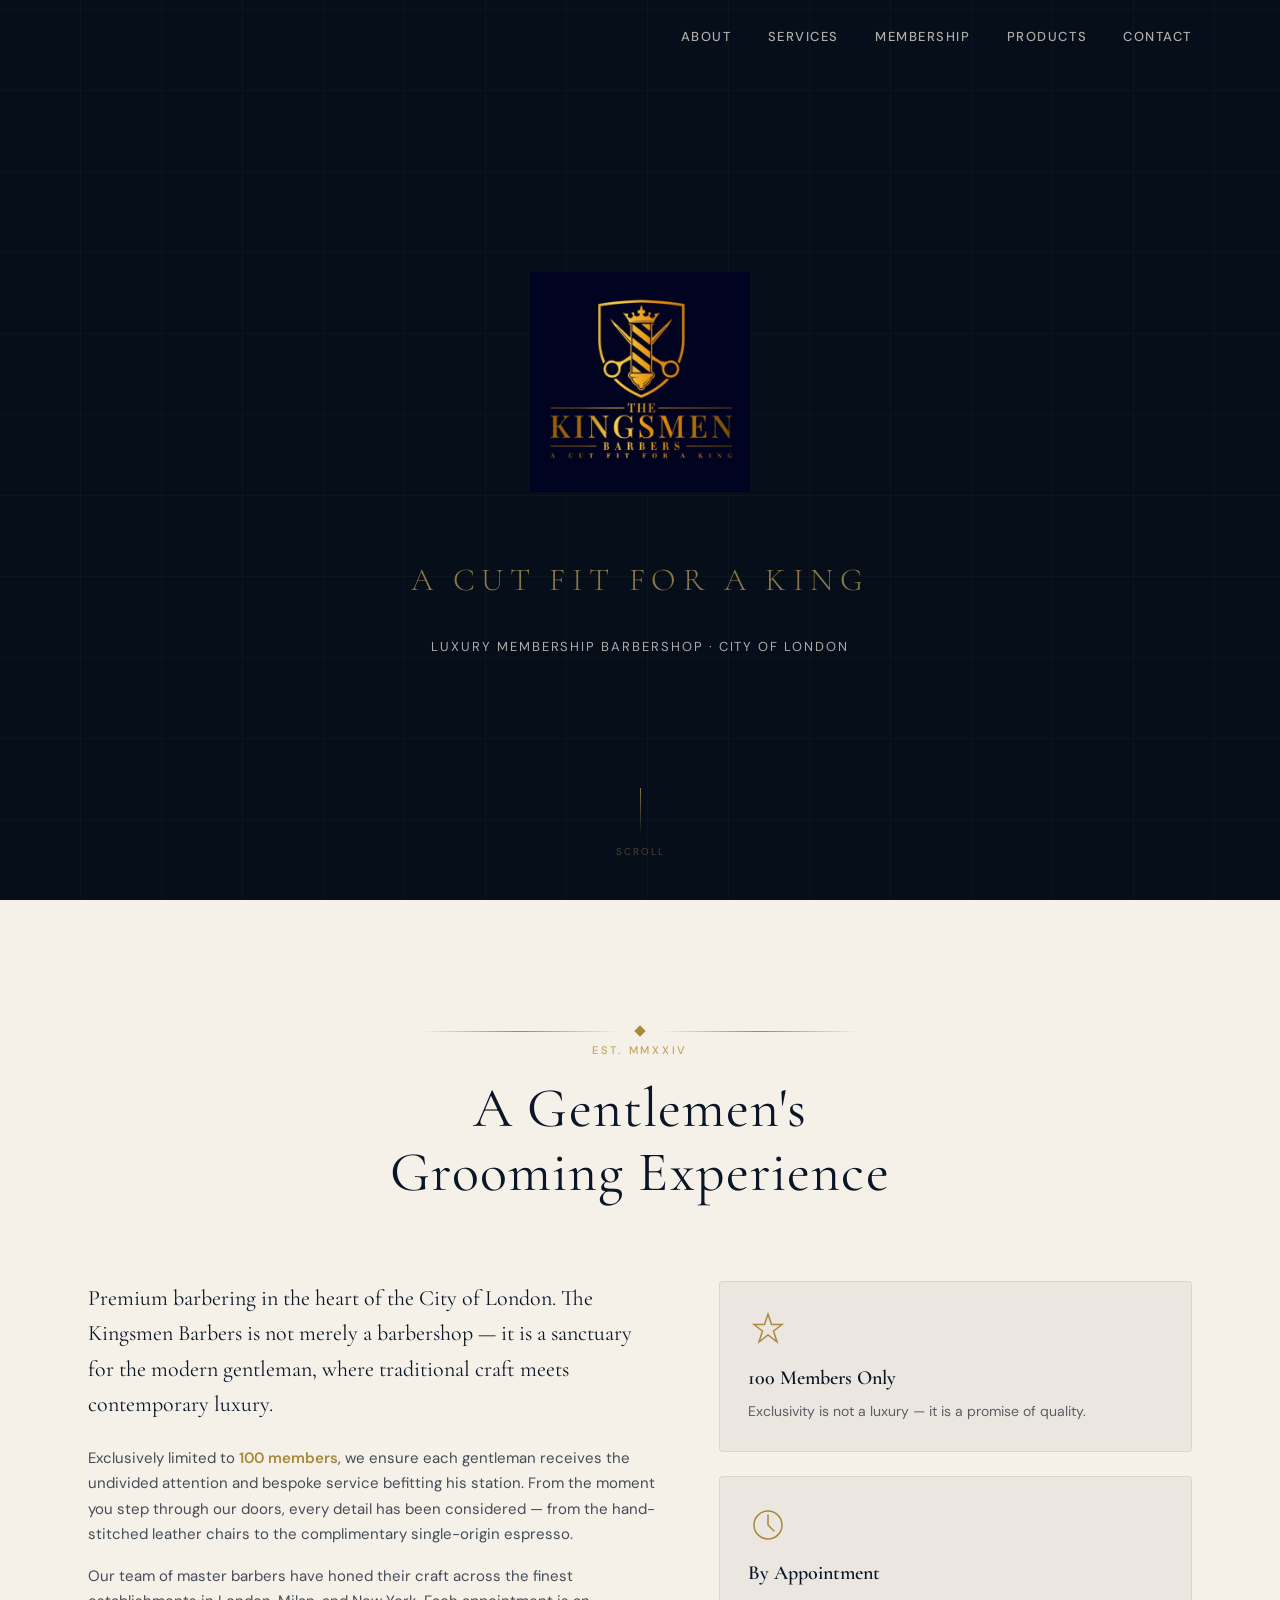
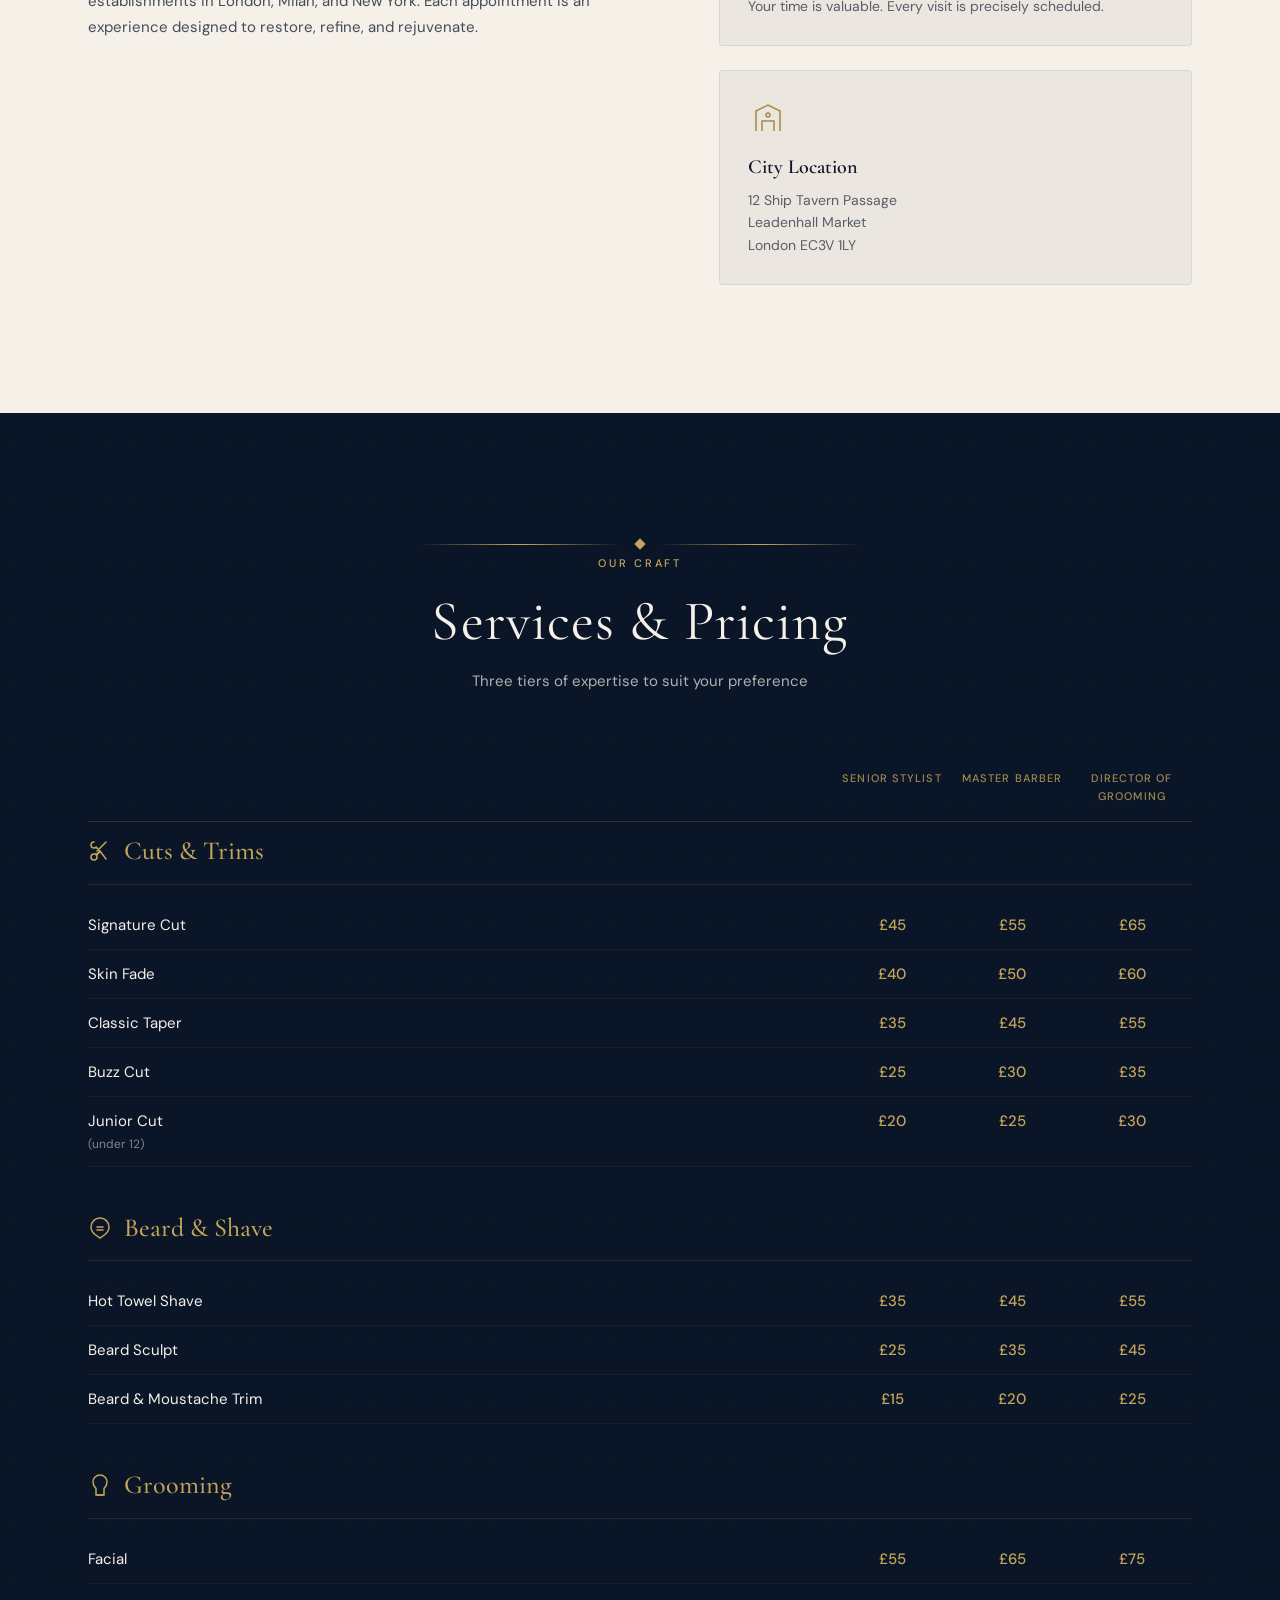
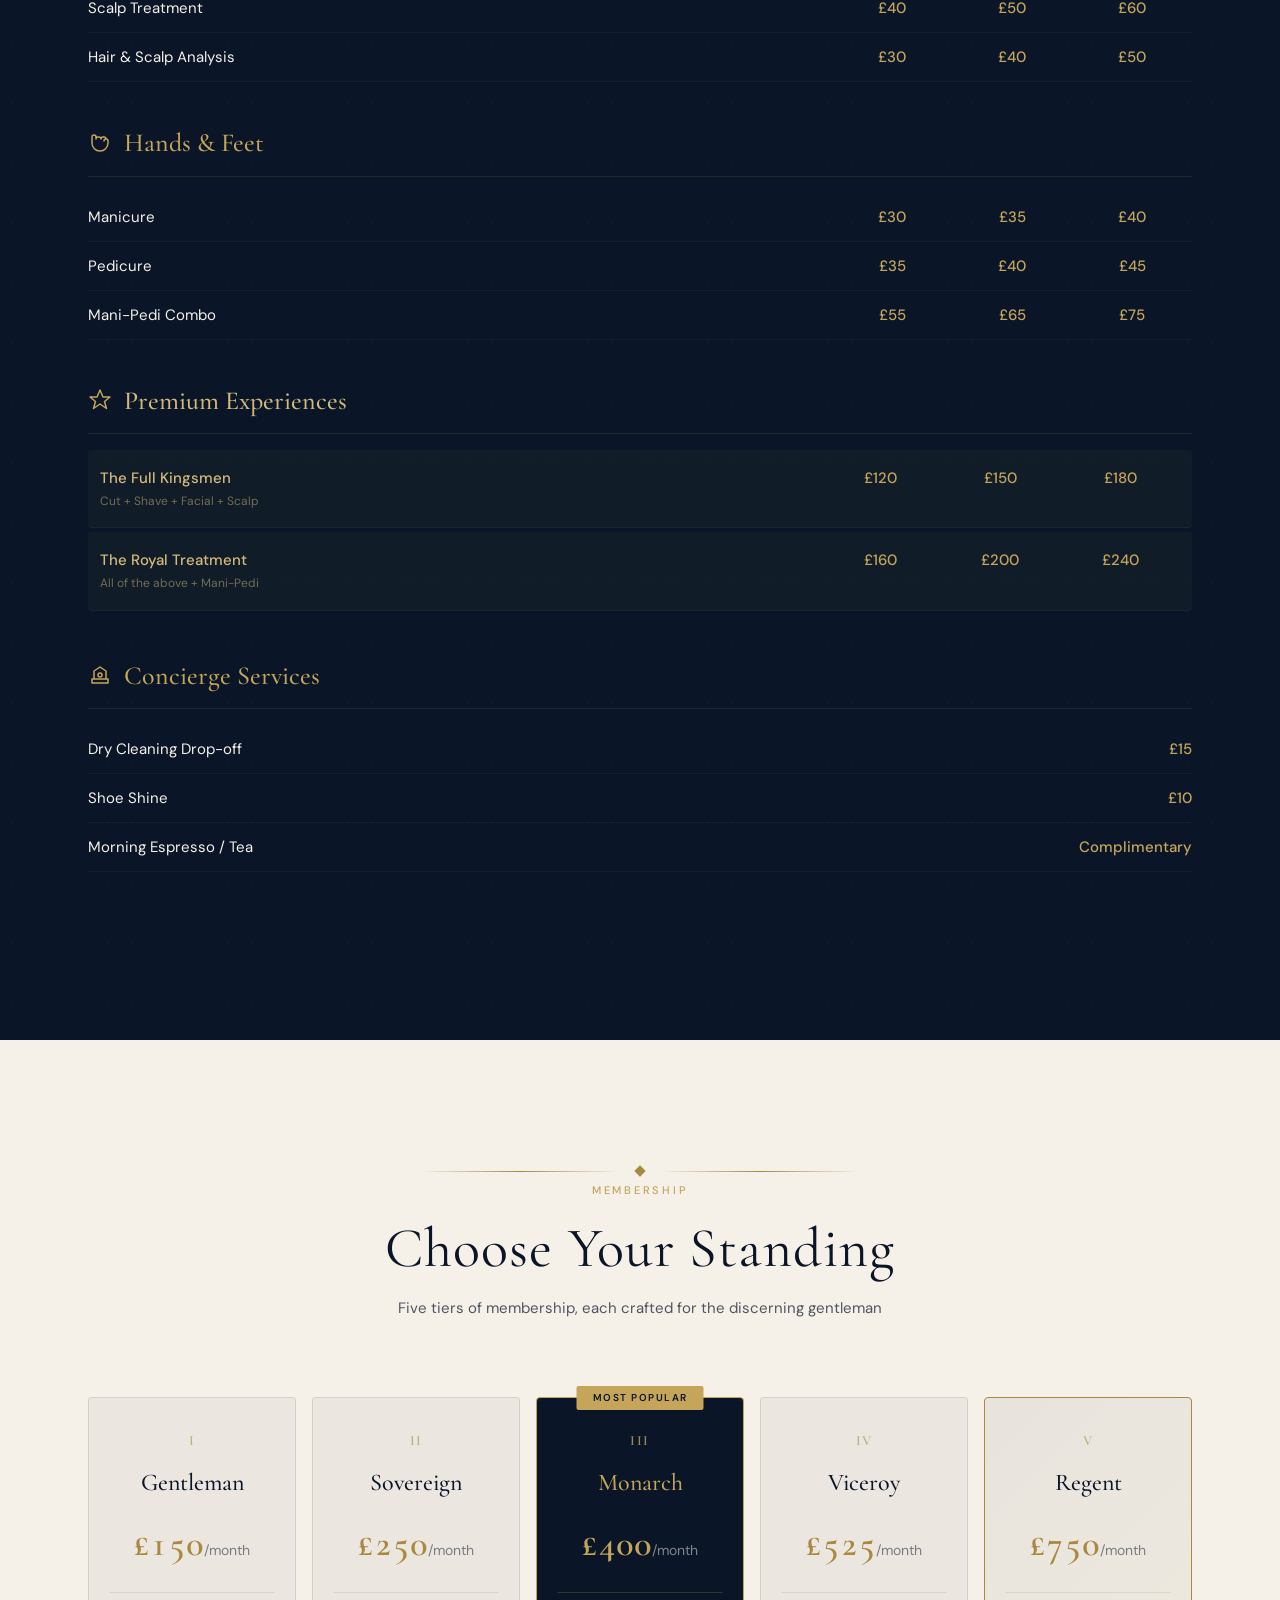
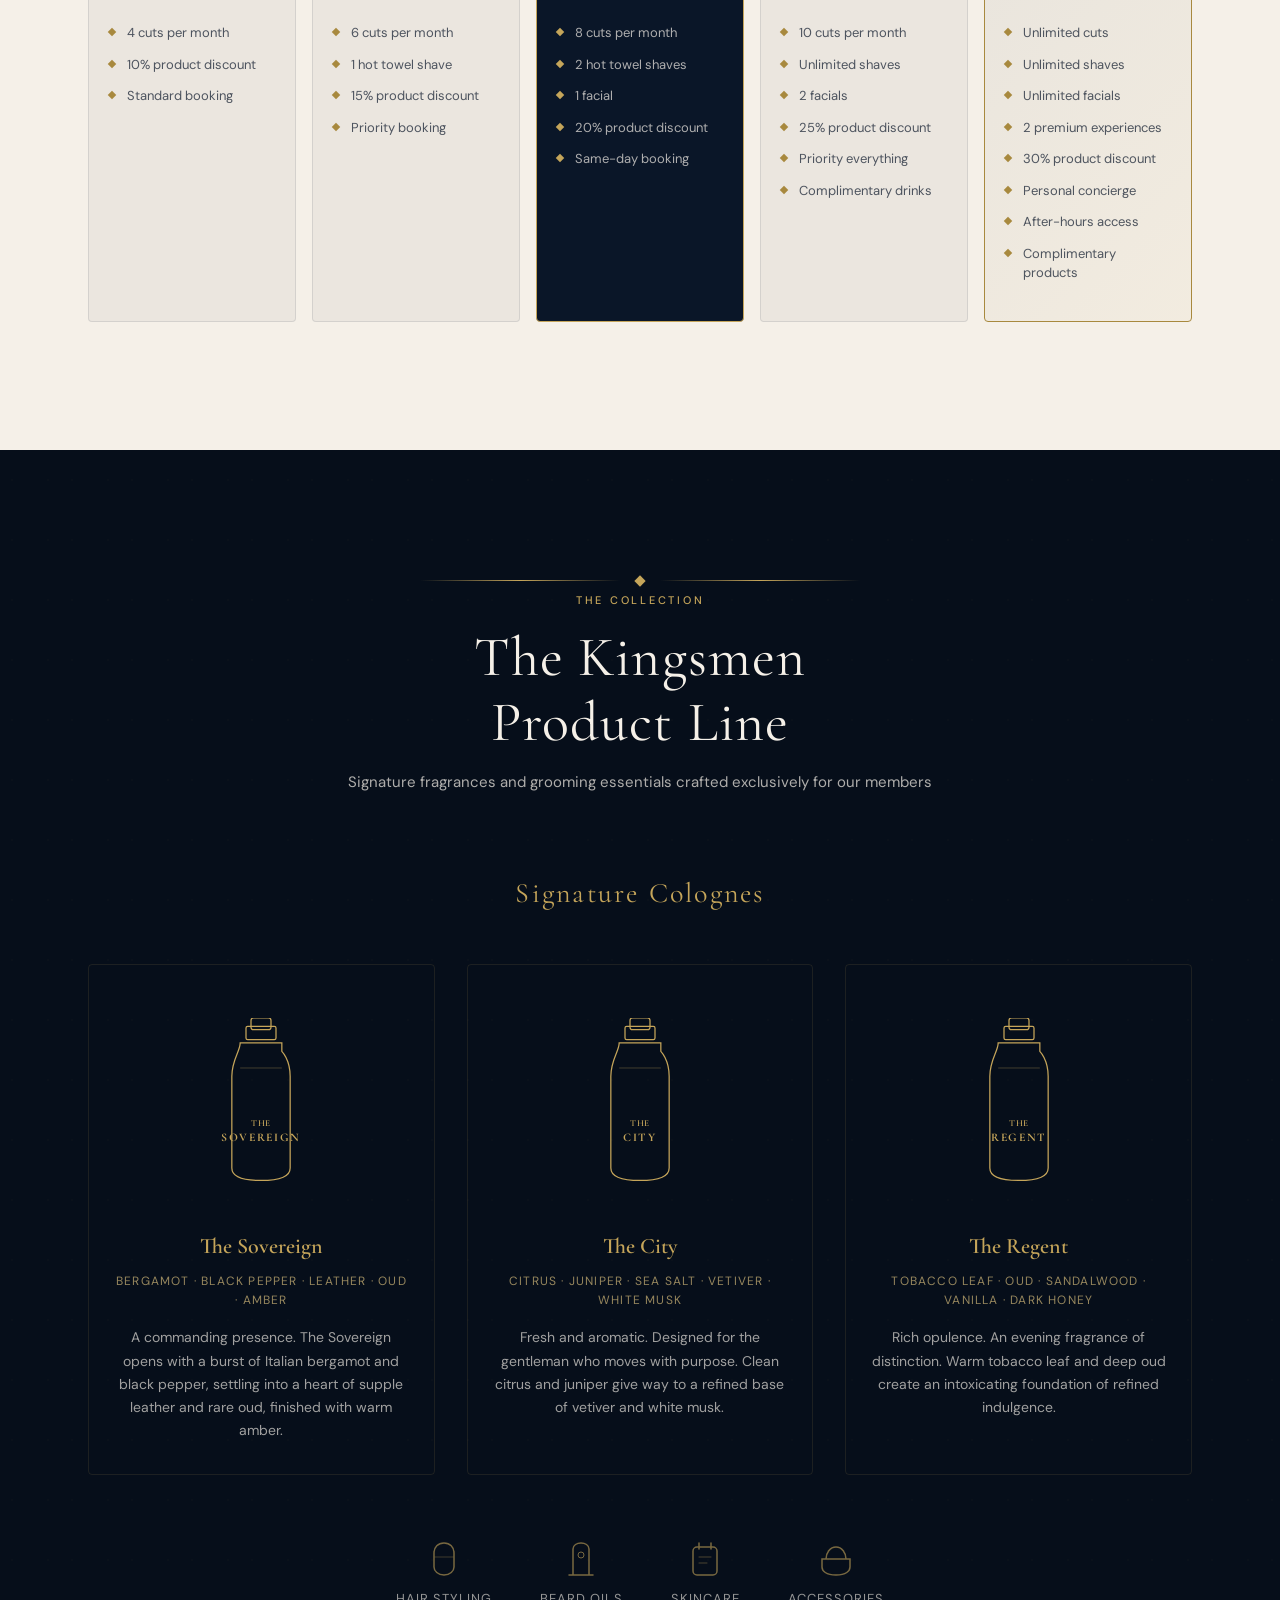
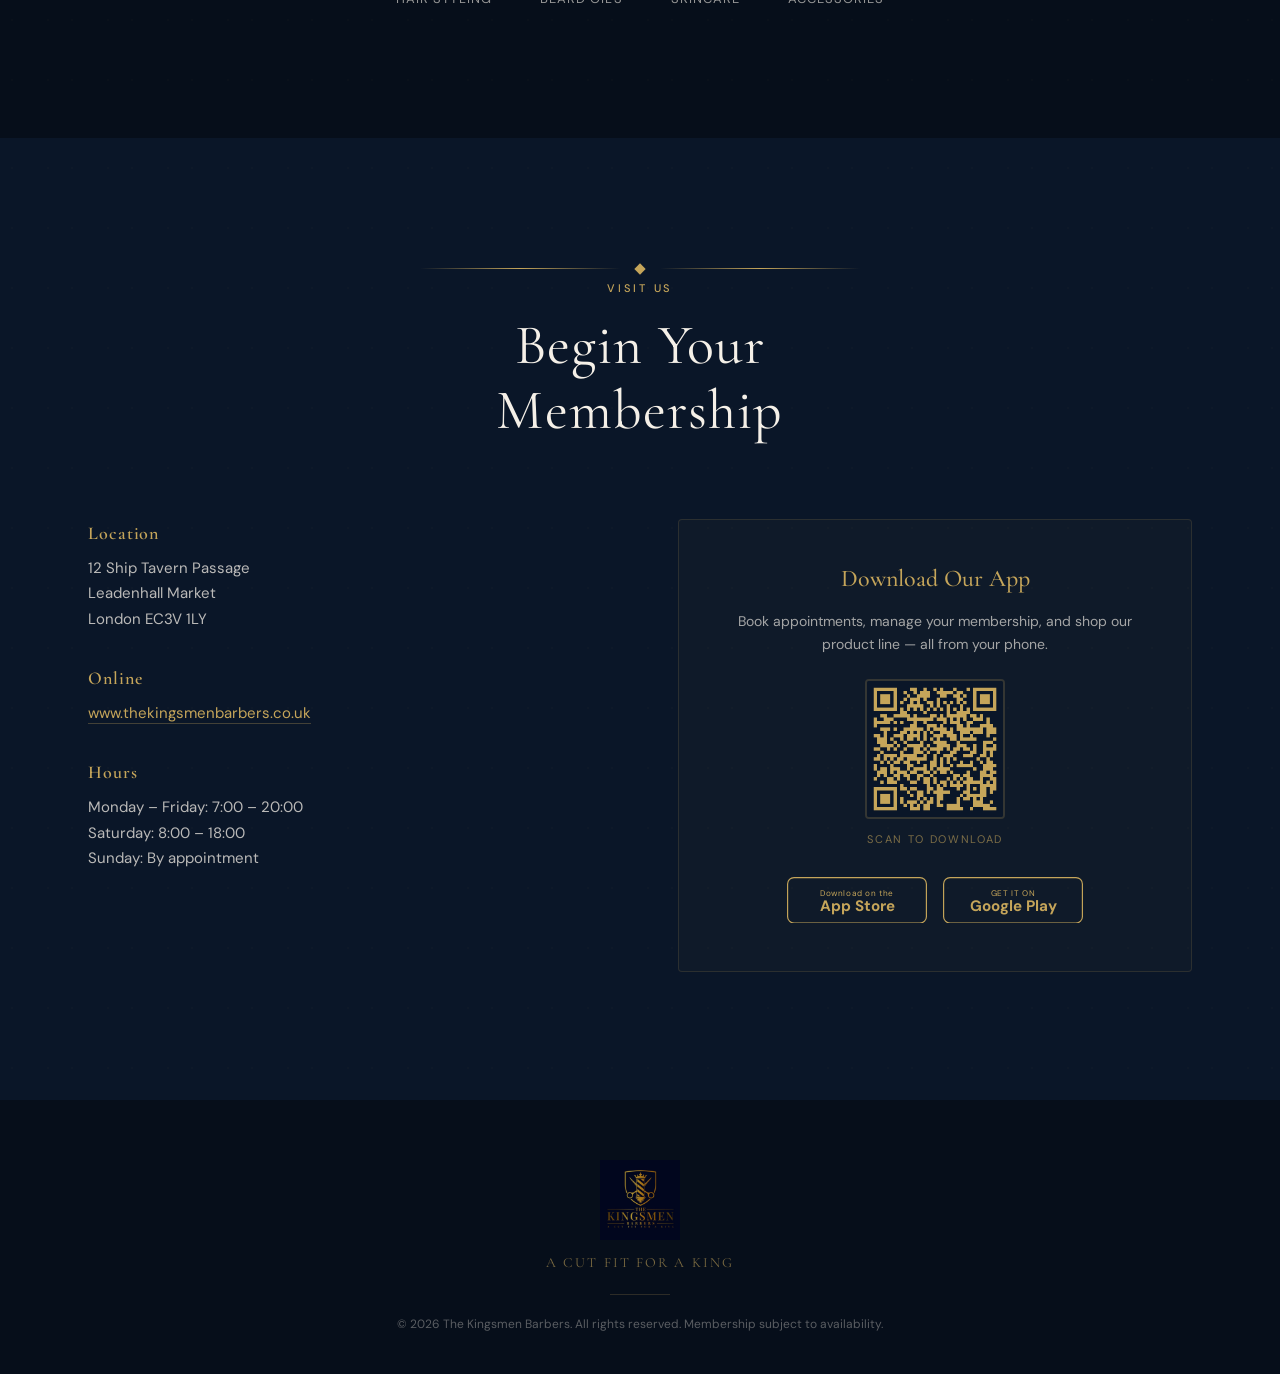
<file: brochure/index.html>
<!DOCTYPE html>
<html lang="en">
<head>
  <meta charset="UTF-8">
  <meta name="viewport" content="width=device-width, initial-scale=1.0">
  <title>The Kingsmen Barbers — A Cut Fit for a King</title>
  <meta name="description" content="The Kingsmen Barbers — a luxury membership-only barbershop for City of London professionals. Premium grooming, limited to 100 members.">
  <meta property="og:title" content="The Kingsmen Barbers — A Cut Fit for a King">
  <meta property="og:description" content="A luxury membership-only barbershop for City of London professionals.">
  <link rel="preconnect" href="https://fonts.googleapis.com">
  <link rel="preconnect" href="https://fonts.gstatic.com" crossorigin>
  <link href="https://fonts.googleapis.com/css2?family=Cormorant+Garamond:ital,wght@0,300;0,400;0,500;0,600;0,700;1,300;1,400&family=DM+Sans:ital,opsz,wght@0,9..40,300;0,9..40,400;0,9..40,500;0,9..40,600;0,9..40,700;1,9..40,300;1,9..40,400&display=swap" rel="stylesheet">
  <link rel="stylesheet" href="./style.css">
</head>
<body>

  <!-- Navigation -->
  <nav class="nav" id="nav">
    <div class="nav-inner">
      <a href="#hero" class="nav-logo">
        <img src="./assets/logo.png" alt="The Kingsmen Barbers" class="nav-logo-img">
      </a>
      <button class="nav-toggle" id="navToggle" aria-label="Toggle menu">
        <span></span><span></span><span></span>
      </button>
      <ul class="nav-links" id="navLinks">
        <li><a href="#about">About</a></li>
        <li><a href="#services">Services</a></li>
        <li><a href="#membership">Membership</a></li>
        <li><a href="#products">Products</a></li>
        <li><a href="#contact">Contact</a></li>
      </ul>
    </div>
  </nav>

  <!-- Hero Section -->
  <section class="hero" id="hero">
    <div class="hero-bg-pattern"></div>
    <div class="hero-content">
      <div class="logo-container" id="logoContainer">
        <div class="logo-ring"></div>
        <div class="logo-glow"></div>
        <img src="./assets/logo.png" alt="The Kingsmen Barbers — Gold shield with barber's pole, crossed scissors, and crown" class="hero-logo" id="heroLogo">
        <canvas class="sparkle-canvas" id="sparkleCanvas"></canvas>
      </div>
      <p class="hero-tagline">A Cut Fit for a King</p>
      <div class="hero-subtitle">Luxury Membership Barbershop &middot; City of London</div>
    </div>
    <div class="scroll-indicator" aria-hidden="true">
      <div class="scroll-line"></div>
      <span class="scroll-text">Scroll</span>
    </div>
  </section>

  <!-- About Section -->
  <section class="section section--cream" id="about">
    <div class="gold-divider"><div class="gold-divider-line"></div><div class="gold-divider-diamond"></div><div class="gold-divider-line"></div></div>
    <div class="container">
      <div class="section-header reveal">
        <span class="section-label">Est. MMXXIV</span>
        <h2 class="section-title">A Gentlemen's<br>Grooming Experience</h2>
      </div>
      <div class="about-grid">
        <div class="about-text reveal">
          <p class="lead">Premium barbering in the heart of the City of London. The Kingsmen Barbers is not merely a barbershop — it is a sanctuary for the modern gentleman, where traditional craft meets contemporary luxury.</p>
          <p>Exclusively limited to <strong>100 members</strong>, we ensure each gentleman receives the undivided attention and bespoke service befitting his station. From the moment you step through our doors, every detail has been considered — from the hand-stitched leather chairs to the complimentary single-origin espresso.</p>
          <p>Our team of master barbers have honed their craft across the finest establishments in London, Milan, and New York. Each appointment is an experience designed to restore, refine, and rejuvenate.</p>
        </div>
        <div class="about-details reveal">
          <div class="detail-card">
            <div class="detail-icon">
              <svg viewBox="0 0 40 40" fill="none" xmlns="http://www.w3.org/2000/svg"><path d="M20 4L23.5 14.5H34L25.5 21L29 32L20 25L11 32L14.5 21L6 14.5H16.5L20 4Z" stroke="currentColor" stroke-width="1.5" fill="none"/></svg>
            </div>
            <h3>100 Members Only</h3>
            <p>Exclusivity is not a luxury — it is a promise of quality.</p>
          </div>
          <div class="detail-card">
            <div class="detail-icon">
              <svg viewBox="0 0 40 40" fill="none" xmlns="http://www.w3.org/2000/svg"><circle cx="20" cy="20" r="14" stroke="currentColor" stroke-width="1.5"/><path d="M20 10V20L26 26" stroke="currentColor" stroke-width="1.5" stroke-linecap="round"/></svg>
            </div>
            <h3>By Appointment</h3>
            <p>Your time is valuable. Every visit is precisely scheduled.</p>
          </div>
          <div class="detail-card">
            <div class="detail-icon">
              <svg viewBox="0 0 40 40" fill="none" xmlns="http://www.w3.org/2000/svg"><path d="M8 32V12L20 6L32 12V32" stroke="currentColor" stroke-width="1.5"/><path d="M14 32V22H26V32" stroke="currentColor" stroke-width="1.5"/><circle cx="20" cy="16" r="2" stroke="currentColor" stroke-width="1.5"/></svg>
            </div>
            <h3>City Location</h3>
            <p>12 Ship Tavern Passage<br>Leadenhall Market<br>London EC3V 1LY</p>
          </div>
        </div>
      </div>
    </div>
  </section>

  <!-- Services Section -->
  <section class="section section--navy" id="services">
    <div class="gold-divider"><div class="gold-divider-line"></div><div class="gold-divider-diamond"></div><div class="gold-divider-line"></div></div>
    <div class="container">
      <div class="section-header reveal">
        <span class="section-label">Our Craft</span>
        <h2 class="section-title">Services &amp; Pricing</h2>
        <p class="section-subtitle">Three tiers of expertise to suit your preference</p>
      </div>

      <div class="pricing-tiers-header reveal">
        <div class="tier-label"></div>
        <div class="tier-label">Senior Stylist</div>
        <div class="tier-label">Master Barber</div>
        <div class="tier-label">Director of Grooming</div>
      </div>

      <!-- Cuts & Trims -->
      <div class="service-category reveal">
        <h3 class="category-title">
          <svg viewBox="0 0 24 24" fill="none" class="category-icon"><path d="M6 3C4.343 3 3 4.343 3 6s1.343 3 3 3c.835 0 1.593-.342 2.139-.894L12 12l-2.861 3.894A2.991 2.991 0 006 15c-1.657 0-3 1.343-3 3s1.343 3 3 3 3-1.343 3-3c0-.835-.342-1.593-.894-2.139L12 12l6 8M18 3l-9 9" stroke="currentColor" stroke-width="1.5" stroke-linecap="round" stroke-linejoin="round"/></svg>
          Cuts &amp; Trims
        </h3>
        <div class="service-list">
          <div class="service-row"><span class="service-name">Signature Cut</span><span class="service-price">£45</span><span class="service-price">£55</span><span class="service-price">£65</span></div>
          <div class="service-row"><span class="service-name">Skin Fade</span><span class="service-price">£40</span><span class="service-price">£50</span><span class="service-price">£60</span></div>
          <div class="service-row"><span class="service-name">Classic Taper</span><span class="service-price">£35</span><span class="service-price">£45</span><span class="service-price">£55</span></div>
          <div class="service-row"><span class="service-name">Buzz Cut</span><span class="service-price">£25</span><span class="service-price">£30</span><span class="service-price">£35</span></div>
          <div class="service-row"><span class="service-name">Junior Cut <span class="service-note">(under 12)</span></span><span class="service-price">£20</span><span class="service-price">£25</span><span class="service-price">£30</span></div>
        </div>
      </div>

      <!-- Beard & Shave -->
      <div class="service-category reveal">
        <h3 class="category-title">
          <svg viewBox="0 0 24 24" fill="none" class="category-icon"><path d="M12 2C7 2 3 6 3 11c0 3 1.5 5.5 4 7.5L12 22l5-3.5c2.5-2 4-4.5 4-7.5 0-5-4-9-9-9z" stroke="currentColor" stroke-width="1.5"/><path d="M9 11h6M9 14h6" stroke="currentColor" stroke-width="1.5" stroke-linecap="round"/></svg>
          Beard &amp; Shave
        </h3>
        <div class="service-list">
          <div class="service-row"><span class="service-name">Hot Towel Shave</span><span class="service-price">£35</span><span class="service-price">£45</span><span class="service-price">£55</span></div>
          <div class="service-row"><span class="service-name">Beard Sculpt</span><span class="service-price">£25</span><span class="service-price">£35</span><span class="service-price">£45</span></div>
          <div class="service-row"><span class="service-name">Beard &amp; Moustache Trim</span><span class="service-price">£15</span><span class="service-price">£20</span><span class="service-price">£25</span></div>
        </div>
      </div>

      <!-- Grooming -->
      <div class="service-category reveal">
        <h3 class="category-title">
          <svg viewBox="0 0 24 24" fill="none" class="category-icon"><path d="M12 2a7 7 0 017 7c0 2.5-1.5 5-3 6.5V22h-8v-6.5C6.5 14 5 11.5 5 9a7 7 0 017-7z" stroke="currentColor" stroke-width="1.5"/><path d="M9 22h6" stroke="currentColor" stroke-width="1.5" stroke-linecap="round"/></svg>
          Grooming
        </h3>
        <div class="service-list">
          <div class="service-row"><span class="service-name">Facial</span><span class="service-price">£55</span><span class="service-price">£65</span><span class="service-price">£75</span></div>
          <div class="service-row"><span class="service-name">Scalp Treatment</span><span class="service-price">£40</span><span class="service-price">£50</span><span class="service-price">£60</span></div>
          <div class="service-row"><span class="service-name">Hair &amp; Scalp Analysis</span><span class="service-price">£30</span><span class="service-price">£40</span><span class="service-price">£50</span></div>
        </div>
      </div>

      <!-- Hands & Feet -->
      <div class="service-category reveal">
        <h3 class="category-title">
          <svg viewBox="0 0 24 24" fill="none" class="category-icon"><path d="M18 8a2 2 0 00-2-2h-1a2 2 0 00-2 2M13 8a2 2 0 00-2-2h-1a2 2 0 00-2 2M8 8V6a2 2 0 00-4 0v6c0 4.418 3.582 8 8 8s8-3.582 8-8v-2a2 2 0 00-4 0" stroke="currentColor" stroke-width="1.5" stroke-linecap="round"/></svg>
          Hands &amp; Feet
        </h3>
        <div class="service-list">
          <div class="service-row"><span class="service-name">Manicure</span><span class="service-price">£30</span><span class="service-price">£35</span><span class="service-price">£40</span></div>
          <div class="service-row"><span class="service-name">Pedicure</span><span class="service-price">£35</span><span class="service-price">£40</span><span class="service-price">£45</span></div>
          <div class="service-row"><span class="service-name">Mani-Pedi Combo</span><span class="service-price">£55</span><span class="service-price">£65</span><span class="service-price">£75</span></div>
        </div>
      </div>

      <!-- Premium Experiences -->
      <div class="service-category service-category--premium reveal">
        <h3 class="category-title">
          <svg viewBox="0 0 24 24" fill="none" class="category-icon"><path d="M12 2l3 7h7l-5.5 4.5 2 7L12 16l-6.5 4.5 2-7L2 9h7l3-7z" stroke="currentColor" stroke-width="1.5" stroke-linejoin="round"/></svg>
          Premium Experiences
        </h3>
        <div class="service-list">
          <div class="service-row service-row--premium"><span class="service-name">The Full Kingsmen<span class="service-note">Cut + Shave + Facial + Scalp</span></span><span class="service-price">£120</span><span class="service-price">£150</span><span class="service-price">£180</span></div>
          <div class="service-row service-row--premium"><span class="service-name">The Royal Treatment<span class="service-note">All of the above + Mani-Pedi</span></span><span class="service-price">£160</span><span class="service-price">£200</span><span class="service-price">£240</span></div>
        </div>
      </div>

      <!-- Concierge -->
      <div class="service-category reveal">
        <h3 class="category-title">
          <svg viewBox="0 0 24 24" fill="none" class="category-icon"><path d="M4 20h16M4 20v-4h16v4M6 16V8l6-4 6 4v8" stroke="currentColor" stroke-width="1.5" stroke-linecap="round" stroke-linejoin="round"/><circle cx="12" cy="12" r="2" stroke="currentColor" stroke-width="1.5"/></svg>
          Concierge Services
        </h3>
        <div class="service-list concierge-list">
          <div class="service-row service-row--concierge"><span class="service-name">Dry Cleaning Drop-off</span><span class="service-price service-price--single">£15</span></div>
          <div class="service-row service-row--concierge"><span class="service-name">Shoe Shine</span><span class="service-price service-price--single">£10</span></div>
          <div class="service-row service-row--concierge"><span class="service-name">Morning Espresso / Tea</span><span class="service-price service-price--single">Complimentary</span></div>
        </div>
      </div>
    </div>
  </section>

  <!-- Membership Section -->
  <section class="section section--cream" id="membership">
    <div class="gold-divider"><div class="gold-divider-line"></div><div class="gold-divider-diamond"></div><div class="gold-divider-line"></div></div>
    <div class="container">
      <div class="section-header reveal">
        <span class="section-label">Membership</span>
        <h2 class="section-title">Choose Your Standing</h2>
        <p class="section-subtitle">Five tiers of membership, each crafted for the discerning gentleman</p>
      </div>

      <div class="membership-grid">
        <!-- Gentleman -->
        <div class="membership-card reveal">
          <div class="membership-tier-badge">I</div>
          <h3 class="membership-name">Gentleman</h3>
          <div class="membership-price"><span class="price-amount">£150</span><span class="price-period">/month</span></div>
          <ul class="membership-features">
            <li>4 cuts per month</li>
            <li>10% product discount</li>
            <li>Standard booking</li>
          </ul>
        </div>

        <!-- Sovereign -->
        <div class="membership-card reveal">
          <div class="membership-tier-badge">II</div>
          <h3 class="membership-name">Sovereign</h3>
          <div class="membership-price"><span class="price-amount">£250</span><span class="price-period">/month</span></div>
          <ul class="membership-features">
            <li>6 cuts per month</li>
            <li>1 hot towel shave</li>
            <li>15% product discount</li>
            <li>Priority booking</li>
          </ul>
        </div>

        <!-- Monarch -->
        <div class="membership-card membership-card--featured reveal">
          <div class="membership-featured-label">Most Popular</div>
          <div class="membership-tier-badge">III</div>
          <h3 class="membership-name">Monarch</h3>
          <div class="membership-price"><span class="price-amount">£400</span><span class="price-period">/month</span></div>
          <ul class="membership-features">
            <li>8 cuts per month</li>
            <li>2 hot towel shaves</li>
            <li>1 facial</li>
            <li>20% product discount</li>
            <li>Same-day booking</li>
          </ul>
        </div>

        <!-- Viceroy -->
        <div class="membership-card reveal">
          <div class="membership-tier-badge">IV</div>
          <h3 class="membership-name">Viceroy</h3>
          <div class="membership-price"><span class="price-amount">£525</span><span class="price-period">/month</span></div>
          <ul class="membership-features">
            <li>10 cuts per month</li>
            <li>Unlimited shaves</li>
            <li>2 facials</li>
            <li>25% product discount</li>
            <li>Priority everything</li>
            <li>Complimentary drinks</li>
          </ul>
        </div>

        <!-- Regent -->
        <div class="membership-card membership-card--regent reveal">
          <div class="membership-tier-badge">V</div>
          <h3 class="membership-name">Regent</h3>
          <div class="membership-price"><span class="price-amount">£750</span><span class="price-period">/month</span></div>
          <ul class="membership-features">
            <li>Unlimited cuts</li>
            <li>Unlimited shaves</li>
            <li>Unlimited facials</li>
            <li>2 premium experiences</li>
            <li>30% product discount</li>
            <li>Personal concierge</li>
            <li>After-hours access</li>
            <li>Complimentary products</li>
          </ul>
        </div>
      </div>
    </div>
  </section>

  <!-- Products Section -->
  <section class="section section--dark" id="products">
    <div class="gold-divider"><div class="gold-divider-line"></div><div class="gold-divider-diamond"></div><div class="gold-divider-line"></div></div>
    <div class="container">
      <div class="section-header reveal">
        <span class="section-label">The Collection</span>
        <h2 class="section-title">The Kingsmen<br>Product Line</h2>
        <p class="section-subtitle">Signature fragrances and grooming essentials crafted exclusively for our members</p>
      </div>

      <div class="products-heading reveal">
        <h3 class="products-category-title">Signature Colognes</h3>
      </div>

      <div class="cologne-grid">
        <!-- The Sovereign -->
        <div class="cologne-card reveal">
          <div class="cologne-visual">
            <div class="cologne-bottle">
              <svg viewBox="0 0 120 200" fill="none" xmlns="http://www.w3.org/2000/svg" class="bottle-svg">
                <rect x="42" y="10" width="36" height="16" rx="2" stroke="#C5A55A" stroke-width="1.5"/>
                <rect x="48" y="0" width="24" height="14" rx="3" stroke="#C5A55A" stroke-width="1.5"/>
                <path d="M35 30H85V40C85 40 95 50 95 70V180C95 190 85 195 60 195C35 195 25 190 25 180V70C25 50 35 40 35 30Z" stroke="#C5A55A" stroke-width="1.5"/>
                <path d="M35 60H85" stroke="#C5A55A" stroke-width="0.75" opacity="0.5"/>
                <text x="60" y="130" text-anchor="middle" fill="#C5A55A" font-family="Cormorant Garamond" font-size="11" font-weight="600" letter-spacing="1">THE</text>
                <text x="60" y="148" text-anchor="middle" fill="#C5A55A" font-family="Cormorant Garamond" font-size="14" font-weight="700" letter-spacing="2">SOVEREIGN</text>
              </svg>
            </div>
          </div>
          <h4 class="cologne-name">The Sovereign</h4>
          <p class="cologne-notes">Bergamot &middot; Black Pepper &middot; Leather &middot; Oud &middot; Amber</p>
          <p class="cologne-desc">A commanding presence. The Sovereign opens with a burst of Italian bergamot and black pepper, settling into a heart of supple leather and rare oud, finished with warm amber.</p>
        </div>

        <!-- The City -->
        <div class="cologne-card reveal">
          <div class="cologne-visual">
            <div class="cologne-bottle">
              <svg viewBox="0 0 120 200" fill="none" xmlns="http://www.w3.org/2000/svg" class="bottle-svg">
                <rect x="42" y="10" width="36" height="16" rx="2" stroke="#C5A55A" stroke-width="1.5"/>
                <rect x="48" y="0" width="24" height="14" rx="3" stroke="#C5A55A" stroke-width="1.5"/>
                <path d="M35 30H85V40C85 40 95 50 95 70V180C95 190 85 195 60 195C35 195 25 190 25 180V70C25 50 35 40 35 30Z" stroke="#C5A55A" stroke-width="1.5"/>
                <path d="M35 60H85" stroke="#C5A55A" stroke-width="0.75" opacity="0.5"/>
                <text x="60" y="130" text-anchor="middle" fill="#C5A55A" font-family="Cormorant Garamond" font-size="11" font-weight="600" letter-spacing="1">THE</text>
                <text x="60" y="148" text-anchor="middle" fill="#C5A55A" font-family="Cormorant Garamond" font-size="14" font-weight="700" letter-spacing="2">CITY</text>
              </svg>
            </div>
          </div>
          <h4 class="cologne-name">The City</h4>
          <p class="cologne-notes">Citrus &middot; Juniper &middot; Sea Salt &middot; Vetiver &middot; White Musk</p>
          <p class="cologne-desc">Fresh and aromatic. Designed for the gentleman who moves with purpose. Clean citrus and juniper give way to a refined base of vetiver and white musk.</p>
        </div>

        <!-- The Regent -->
        <div class="cologne-card reveal">
          <div class="cologne-visual">
            <div class="cologne-bottle">
              <svg viewBox="0 0 120 200" fill="none" xmlns="http://www.w3.org/2000/svg" class="bottle-svg">
                <rect x="42" y="10" width="36" height="16" rx="2" stroke="#C5A55A" stroke-width="1.5"/>
                <rect x="48" y="0" width="24" height="14" rx="3" stroke="#C5A55A" stroke-width="1.5"/>
                <path d="M35 30H85V40C85 40 95 50 95 70V180C95 190 85 195 60 195C35 195 25 190 25 180V70C25 50 35 40 35 30Z" stroke="#C5A55A" stroke-width="1.5"/>
                <path d="M35 60H85" stroke="#C5A55A" stroke-width="0.75" opacity="0.5"/>
                <text x="60" y="130" text-anchor="middle" fill="#C5A55A" font-family="Cormorant Garamond" font-size="11" font-weight="600" letter-spacing="1">THE</text>
                <text x="60" y="148" text-anchor="middle" fill="#C5A55A" font-family="Cormorant Garamond" font-size="14" font-weight="700" letter-spacing="2">REGENT</text>
              </svg>
            </div>
          </div>
          <h4 class="cologne-name">The Regent</h4>
          <p class="cologne-notes">Tobacco Leaf &middot; Oud &middot; Sandalwood &middot; Vanilla &middot; Dark Honey</p>
          <p class="cologne-desc">Rich opulence. An evening fragrance of distinction. Warm tobacco leaf and deep oud create an intoxicating foundation of refined indulgence.</p>
        </div>
      </div>

      <div class="products-also reveal">
        <div class="also-items">
          <div class="also-item">
            <div class="also-icon">
              <svg viewBox="0 0 40 40" fill="none"><path d="M20 4C14 4 10 8 10 14V28C10 32 14 36 20 36C26 36 30 32 30 28V14C30 8 26 4 20 4Z" stroke="currentColor" stroke-width="1.5"/><path d="M10 18H30" stroke="currentColor" stroke-width="1" opacity="0.5"/></svg>
            </div>
            <span>Hair Styling</span>
          </div>
          <div class="also-item">
            <div class="also-icon">
              <svg viewBox="0 0 40 40" fill="none"><path d="M12 36V10C12 6 16 4 20 4C24 4 28 6 28 10V36" stroke="currentColor" stroke-width="1.5"/><path d="M8 36H32" stroke="currentColor" stroke-width="1.5" stroke-linecap="round"/><circle cx="20" cy="16" r="3" stroke="currentColor" stroke-width="1"/></svg>
            </div>
            <span>Beard Oils</span>
          </div>
          <div class="also-item">
            <div class="also-icon">
              <svg viewBox="0 0 40 40" fill="none"><rect x="8" y="8" width="24" height="28" rx="4" stroke="currentColor" stroke-width="1.5"/><path d="M14 4V10M26 4V10" stroke="currentColor" stroke-width="1.5" stroke-linecap="round"/><path d="M14 18H26M14 24H22" stroke="currentColor" stroke-width="1" opacity="0.6" stroke-linecap="round"/></svg>
            </div>
            <span>Skincare</span>
          </div>
          <div class="also-item">
            <div class="also-icon">
              <svg viewBox="0 0 40 40" fill="none"><path d="M10 20C10 14 14 8 20 8C26 8 30 14 30 20" stroke="currentColor" stroke-width="1.5"/><path d="M6 20H34V28C34 32 30 36 20 36C10 36 6 32 6 28V20Z" stroke="currentColor" stroke-width="1.5"/></svg>
            </div>
            <span>Accessories</span>
          </div>
        </div>
      </div>
    </div>
  </section>

  <!-- Contact Section -->
  <section class="section section--navy" id="contact">
    <div class="gold-divider"><div class="gold-divider-line"></div><div class="gold-divider-diamond"></div><div class="gold-divider-line"></div></div>
    <div class="container">
      <div class="section-header reveal">
        <span class="section-label">Visit Us</span>
        <h2 class="section-title">Begin Your<br>Membership</h2>
      </div>

      <div class="contact-grid">
        <div class="contact-info reveal">
          <div class="contact-block">
            <h3>Location</h3>
            <p>12 Ship Tavern Passage<br>Leadenhall Market<br>London EC3V 1LY</p>
          </div>
          <div class="contact-block">
            <h3>Online</h3>
            <p><a href="https://www.thekingsmenbarbers.co.uk" target="_blank" rel="noopener noreferrer">www.thekingsmenbarbers.co.uk</a></p>
          </div>
          <div class="contact-block">
            <h3>Hours</h3>
            <p>Monday – Friday: 7:00 – 20:00<br>Saturday: 8:00 – 18:00<br>Sunday: By appointment</p>
          </div>
        </div>

        <div class="contact-app reveal">
          <h3>Download Our App</h3>
          <p>Book appointments, manage your membership, and shop our product line — all from your phone.</p>
          <div class="qr-container">
            <img src="./assets/qr-code.png" alt="QR code to download The Kingsmen Barbers app" class="qr-image">
            <span class="qr-label">Scan to download</span>
          </div>
          <div class="app-badges">
            <a href="#" class="app-badge" aria-label="Download on the App Store">
              <svg viewBox="0 0 120 40" fill="none" xmlns="http://www.w3.org/2000/svg">
                <rect x="0.5" y="0.5" width="119" height="39" rx="5.5" stroke="#C5A55A"/>
                <text x="60" y="16" text-anchor="middle" fill="#C5A55A" font-family="DM Sans" font-size="7" letter-spacing="0.5">Download on the</text>
                <text x="60" y="29" text-anchor="middle" fill="#C5A55A" font-family="DM Sans" font-size="13" font-weight="700">App Store</text>
              </svg>
            </a>
            <a href="#" class="app-badge" aria-label="Get it on Google Play">
              <svg viewBox="0 0 120 40" fill="none" xmlns="http://www.w3.org/2000/svg">
                <rect x="0.5" y="0.5" width="119" height="39" rx="5.5" stroke="#C5A55A"/>
                <text x="60" y="16" text-anchor="middle" fill="#C5A55A" font-family="DM Sans" font-size="7" letter-spacing="0.5">GET IT ON</text>
                <text x="60" y="29" text-anchor="middle" fill="#C5A55A" font-family="DM Sans" font-size="13" font-weight="700">Google Play</text>
              </svg>
            </a>
          </div>
        </div>
      </div>
    </div>
  </section>

  <!-- Footer -->
  <footer class="footer">
    <div class="container">
      <img src="./assets/logo.png" alt="The Kingsmen Barbers" class="footer-logo">
      <p class="footer-tagline">A Cut Fit for a King</p>
      <div class="footer-line"></div>
      <p class="footer-legal">&copy; 2026 The Kingsmen Barbers. All rights reserved. Membership subject to availability.</p>
    </div>
  </footer>

  <script src="./app.js"></script>
</body>
</html>
</file>
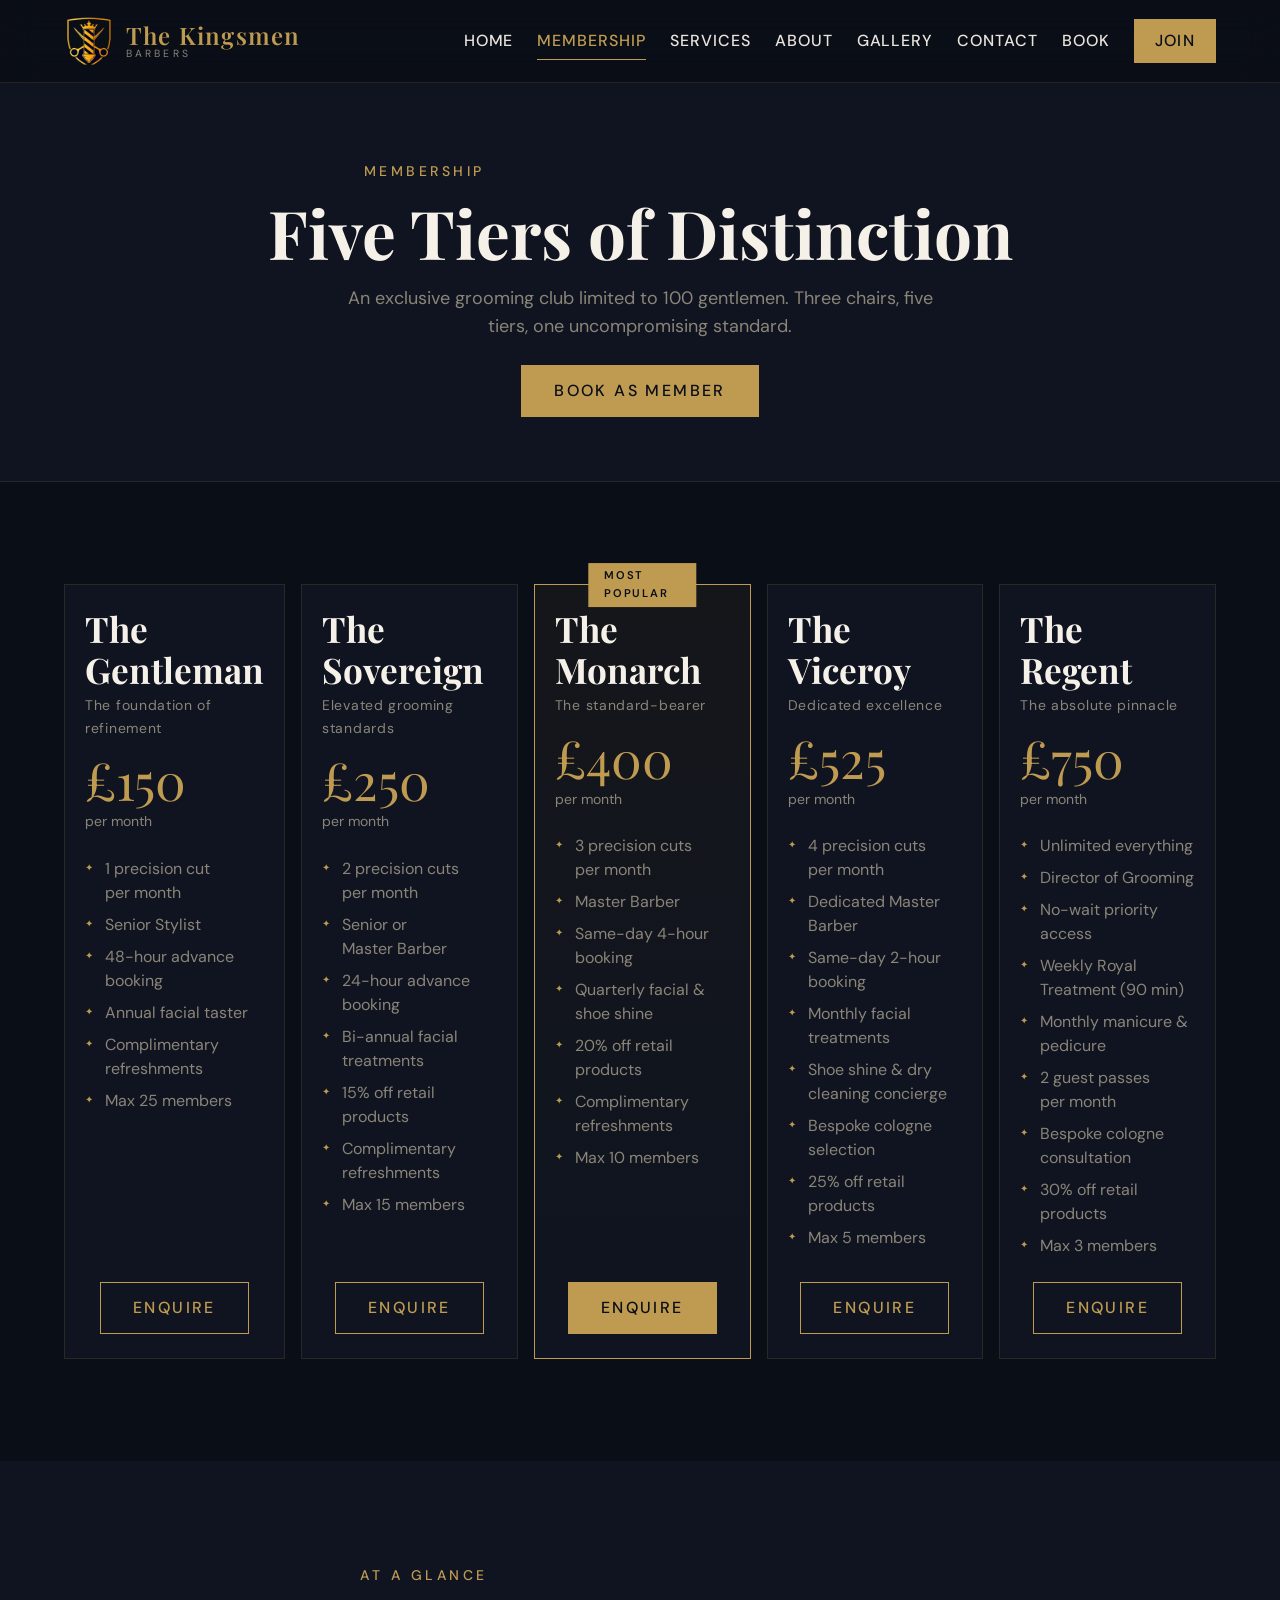
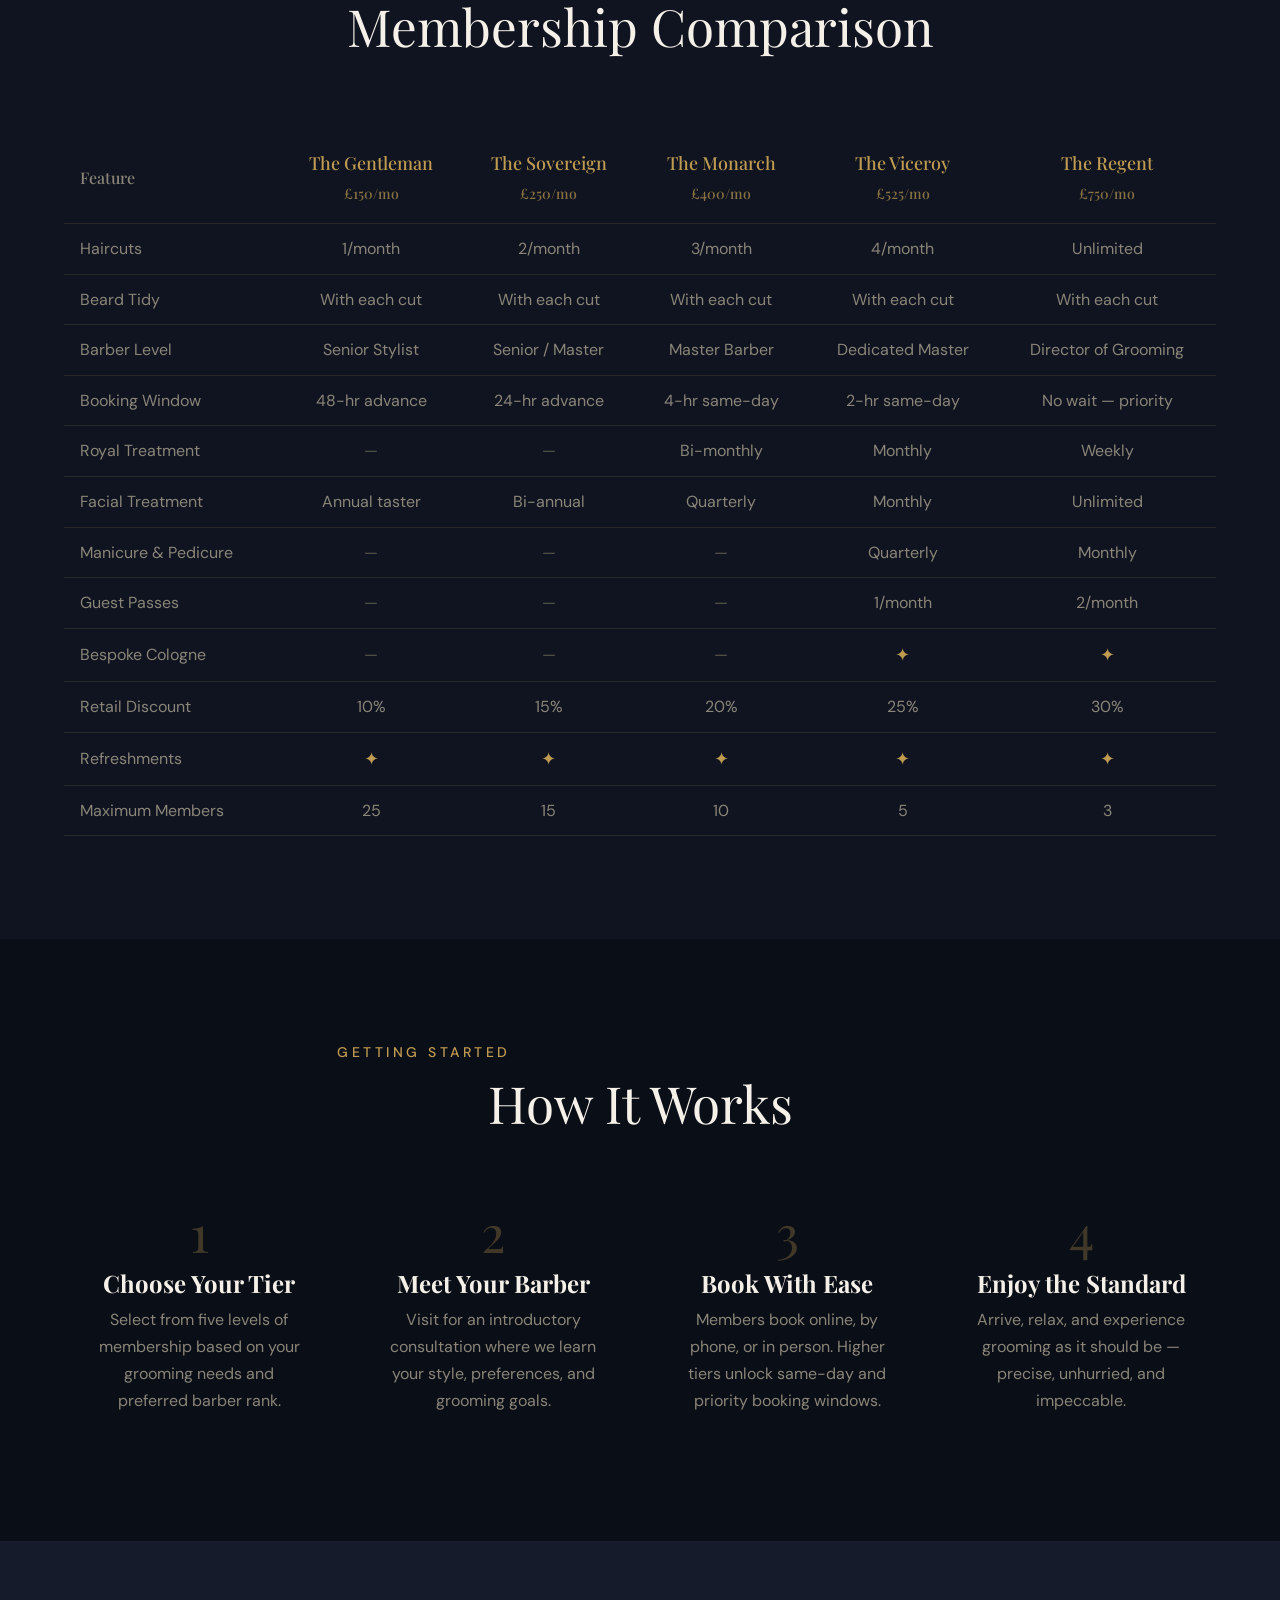
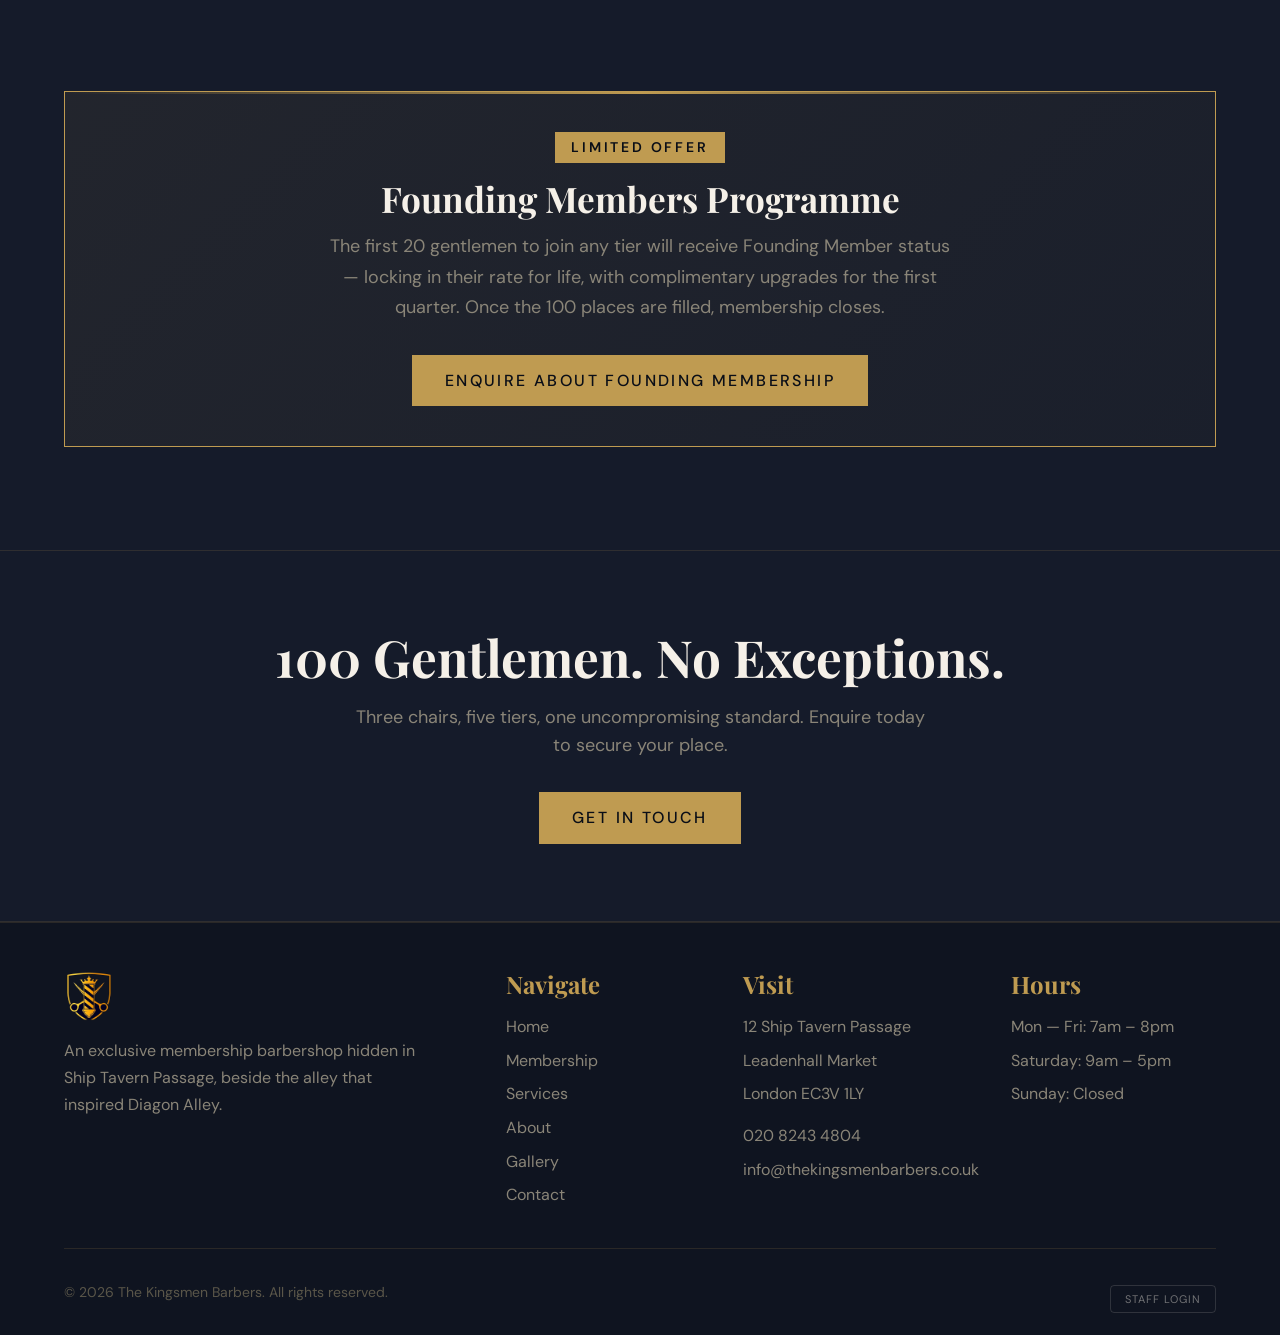
<file: membership.html>
<!DOCTYPE html>
<html lang="en">
<head>
<!--
   ______                            __
  / ____/___  ____ ___  ____  __  __/ /____  _____
 / /   / __ \/ __ `__ \/ __ \/ / / / __/ _ \/ ___/
/ /___/ /_/ / / / / / / /_/ / /_/ / /_/  __/ /
\____/\____/_/ /_/ /_/ .___/\__,_/\__/\___/_/
                    /_/
-->
<meta charset="UTF-8">
<meta name="viewport" content="width=device-width, initial-scale=1.0">
<title>Membership — The Kingsmen Barbers | Five Tiers of Distinction</title>
<meta name="description" content="Exclusive membership tiers from £150 to £750/month. Only 100 places available. The Kingsmen Barbers, Ship Tavern Passage, London EC3.">

<link rel="preconnect" href="https://fonts.googleapis.com">
<link rel="preconnect" href="https://fonts.gstatic.com" crossorigin>
<link href="https://fonts.googleapis.com/css2?family=Playfair+Display:ital,wght@0,400;0,500;0,600;0,700;1,400;1,500&family=DM+Sans:wght@300;400;500;600;700&display=swap" rel="stylesheet">

<link rel="stylesheet" href="base.css">
<link rel="stylesheet" href="style.css">
</head>
<body>

<!-- ======== HEADER ======== -->
<header class="header" id="header">
  <div class="header__inner">
    <a href="index.html" class="header__logo">
      <img src="assets/logo-transparent.png" alt="The Kingsmen Barbers" class="header__logo-img">
      <div class="header__logo-text">
        <span class="header__logo-name">The Kingsmen</span>
        <span class="header__logo-tagline">Barbers</span>
      </div>
    </a>
    <nav class="nav">
      <a href="index.html" class="nav__link">Home</a>
      <a href="membership.html" class="nav__link nav__link--active">Membership</a>
      <a href="services.html" class="nav__link">Services</a>
      <a href="about.html" class="nav__link">About</a>
      <a href="gallery.html" class="nav__link">Gallery</a>
      <a href="contact.html" class="nav__link">Contact</a>
      <a href="https://crm.thekingsmenbarbers.co.uk/app/book" class="nav__link" target="_blank" rel="noopener">Book</a>
      <a href="membership.html" class="nav__cta">Join</a>
    </nav>
    <button class="menu-toggle" id="menuToggle" aria-label="Open navigation menu">
      <span></span><span></span><span></span>
    </button>
  </div>
</header>

<nav class="mobile-nav" id="mobileNav">
  <a href="index.html">Home</a>
  <a href="services.html">Services</a>
  <a href="membership.html">Membership</a>
  <a href="about.html">About</a>
  <a href="gallery.html">Gallery</a>
  <a href="contact.html">Contact</a>
  <a href="https://crm.thekingsmenbarbers.co.uk/app/book" target="_blank" rel="noopener">Book</a>
  <a href="membership.html" class="btn-gold" style="margin-top:1rem;">Join the Club</a>
</nav>

<!-- ======== PAGE HERO ======== -->
<section class="page-hero">
  <div class="container">
    <p class="section-label">Membership</p>
    <h1 class="page-hero__title">Five Tiers of Distinction</h1>
    <p class="page-hero__subtitle">An exclusive grooming club limited to 100 gentlemen. Three chairs, five tiers, one uncompromising standard.</p>
    <div style="margin-top: var(--space-6);">
      <a href="https://crm.thekingsmenbarbers.co.uk/app/book" class="btn-gold" target="_blank" rel="noopener">Book as Member</a>
    </div>
  </div>
</section>

<!-- ======== FULL 5-TIER BREAKDOWN ======== -->
<section class="section">
  <div class="container">

    <div class="tiers-grid fade-in">

      <!-- The Gentleman — £150 -->
      <div class="tier-card">
        <h3 class="tier-card__name">The Gentleman</h3>
        <p class="tier-card__tagline">The foundation of refinement</p>
        <p class="tier-card__price">£150</p>
        <p class="tier-card__period">per month</p>
        <ul class="tier-card__features">
          <li>1 precision cut per month</li>
          <li>Senior Stylist</li>
          <li>48-hour advance booking</li>
          <li>Annual facial taster</li>
          <li>Complimentary refreshments</li>
          <li>Max 25 members</li>
        </ul>
        <div class="tier-card__cta">
          <a href="contact.html" class="btn-outline">Enquire</a>
        </div>
      </div>

      <!-- The Sovereign — £250 -->
      <div class="tier-card">
        <h3 class="tier-card__name">The Sovereign</h3>
        <p class="tier-card__tagline">Elevated grooming standards</p>
        <p class="tier-card__price">£250</p>
        <p class="tier-card__period">per month</p>
        <ul class="tier-card__features">
          <li>2 precision cuts per month</li>
          <li>Senior or Master Barber</li>
          <li>24-hour advance booking</li>
          <li>Bi-annual facial treatments</li>
          <li>15% off retail products</li>
          <li>Complimentary refreshments</li>
          <li>Max 15 members</li>
        </ul>
        <div class="tier-card__cta">
          <a href="contact.html" class="btn-outline">Enquire</a>
        </div>
      </div>

      <!-- The Monarch — £400 -->
      <div class="tier-card tier-card--featured">
        <h3 class="tier-card__name">The Monarch</h3>
        <p class="tier-card__tagline">The standard-bearer</p>
        <p class="tier-card__price">£400</p>
        <p class="tier-card__period">per month</p>
        <ul class="tier-card__features">
          <li>3 precision cuts per month</li>
          <li>Master Barber</li>
          <li>Same-day 4-hour booking</li>
          <li>Quarterly facial &amp; shoe shine</li>
          <li>20% off retail products</li>
          <li>Complimentary refreshments</li>
          <li>Max 10 members</li>
        </ul>
        <div class="tier-card__cta">
          <a href="contact.html" class="btn-gold">Enquire</a>
        </div>
      </div>

      <!-- The Viceroy — £525 -->
      <div class="tier-card">
        <h3 class="tier-card__name">The Viceroy</h3>
        <p class="tier-card__tagline">Dedicated excellence</p>
        <p class="tier-card__price">£525</p>
        <p class="tier-card__period">per month</p>
        <ul class="tier-card__features">
          <li>4 precision cuts per month</li>
          <li>Dedicated Master Barber</li>
          <li>Same-day 2-hour booking</li>
          <li>Monthly facial treatments</li>
          <li>Shoe shine &amp; dry cleaning concierge</li>
          <li>Bespoke cologne selection</li>
          <li>25% off retail products</li>
          <li>Max 5 members</li>
        </ul>
        <div class="tier-card__cta">
          <a href="contact.html" class="btn-outline">Enquire</a>
        </div>
      </div>

      <!-- The Regent — £750 -->
      <div class="tier-card">
        <h3 class="tier-card__name">The Regent</h3>
        <p class="tier-card__tagline">The absolute pinnacle</p>
        <p class="tier-card__price">£750</p>
        <p class="tier-card__period">per month</p>
        <ul class="tier-card__features">
          <li>Unlimited everything</li>
          <li>Director of Grooming</li>
          <li>No-wait priority access</li>
          <li>Weekly Royal Treatment (90 min)</li>
          <li>Monthly manicure &amp; pedicure</li>
          <li>2 guest passes per month</li>
          <li>Bespoke cologne consultation</li>
          <li>30% off retail products</li>
          <li>Max 3 members</li>
        </ul>
        <div class="tier-card__cta">
          <a href="contact.html" class="btn-outline">Enquire</a>
        </div>
      </div>

    </div>
  </div>
</section>

<!-- ======== COMPARISON TABLE ======== -->
<section class="section section--surface">
  <div class="container">
    <div class="section__header fade-in">
      <p class="section-label">At a Glance</p>
      <h2 class="section-title">Membership Comparison</h2>
    </div>

    <div style="overflow-x: auto;" class="fade-in">
      <table class="compare-table">
        <thead>
          <tr>
            <th>Feature</th>
            <th>The Gentleman<br><span style="font-size:var(--text-xs);opacity:0.7;">£150/mo</span></th>
            <th>The Sovereign<br><span style="font-size:var(--text-xs);opacity:0.7;">£250/mo</span></th>
            <th>The Monarch<br><span style="font-size:var(--text-xs);opacity:0.7;">£400/mo</span></th>
            <th>The Viceroy<br><span style="font-size:var(--text-xs);opacity:0.7;">£525/mo</span></th>
            <th>The Regent<br><span style="font-size:var(--text-xs);opacity:0.7;">£750/mo</span></th>
          </tr>
        </thead>
        <tbody>
          <tr>
            <td>Haircuts</td>
            <td>1/month</td>
            <td>2/month</td>
            <td>3/month</td>
            <td>4/month</td>
            <td>Unlimited</td>
          </tr>
          <tr>
            <td>Beard Tidy</td>
            <td>With each cut</td>
            <td>With each cut</td>
            <td>With each cut</td>
            <td>With each cut</td>
            <td>With each cut</td>
          </tr>
          <tr>
            <td>Barber Level</td>
            <td>Senior Stylist</td>
            <td>Senior / Master</td>
            <td>Master Barber</td>
            <td>Dedicated Master</td>
            <td>Director of Grooming</td>
          </tr>
          <tr>
            <td>Booking Window</td>
            <td>48-hr advance</td>
            <td>24-hr advance</td>
            <td>4-hr same-day</td>
            <td>2-hr same-day</td>
            <td>No wait — priority</td>
          </tr>
          <tr>
            <td>Royal Treatment</td>
            <td class="dash">—</td>
            <td class="dash">—</td>
            <td>Bi-monthly</td>
            <td>Monthly</td>
            <td>Weekly</td>
          </tr>
          <tr>
            <td>Facial Treatment</td>
            <td>Annual taster</td>
            <td>Bi-annual</td>
            <td>Quarterly</td>
            <td>Monthly</td>
            <td>Unlimited</td>
          </tr>
          <tr>
            <td>Manicure &amp; Pedicure</td>
            <td class="dash">—</td>
            <td class="dash">—</td>
            <td class="dash">—</td>
            <td>Quarterly</td>
            <td>Monthly</td>
          </tr>
          <tr>
            <td>Guest Passes</td>
            <td class="dash">—</td>
            <td class="dash">—</td>
            <td class="dash">—</td>
            <td>1/month</td>
            <td>2/month</td>
          </tr>
          <tr>
            <td>Bespoke Cologne</td>
            <td class="dash">—</td>
            <td class="dash">—</td>
            <td class="dash">—</td>
            <td class="check">✦</td>
            <td class="check">✦</td>
          </tr>
          <tr>
            <td>Retail Discount</td>
            <td>10%</td>
            <td>15%</td>
            <td>20%</td>
            <td>25%</td>
            <td>30%</td>
          </tr>
          <tr>
            <td>Refreshments</td>
            <td class="check">✦</td>
            <td class="check">✦</td>
            <td class="check">✦</td>
            <td class="check">✦</td>
            <td class="check">✦</td>
          </tr>
          <tr>
            <td>Maximum Members</td>
            <td>25</td>
            <td>15</td>
            <td>10</td>
            <td>5</td>
            <td>3</td>
          </tr>
        </tbody>
      </table>
    </div>
  </div>
</section>

<!-- ======== HOW IT WORKS ======== -->
<section class="section">
  <div class="container">
    <div class="section__header fade-in">
      <p class="section-label">Getting Started</p>
      <h2 class="section-title">How It Works</h2>
    </div>

    <div class="steps-grid fade-in">
      <div class="step-card">
        <h3 class="step-card__title">Choose Your Tier</h3>
        <p class="step-card__desc">Select from five levels of membership based on your grooming needs and preferred barber rank.</p>
      </div>
      <div class="step-card">
        <h3 class="step-card__title">Meet Your Barber</h3>
        <p class="step-card__desc">Visit for an introductory consultation where we learn your style, preferences, and grooming goals.</p>
      </div>
      <div class="step-card">
        <h3 class="step-card__title">Book With Ease</h3>
        <p class="step-card__desc">Members book online, by phone, or in person. Higher tiers unlock same-day and priority booking windows.</p>
      </div>
      <div class="step-card">
        <h3 class="step-card__title">Enjoy the Standard</h3>
        <p class="step-card__desc">Arrive, relax, and experience grooming as it should be — precise, unhurried, and impeccable.</p>
      </div>
    </div>
  </div>
</section>

<!-- ======== FOUNDING OFFER ======== -->
<section class="section section--surface-2">
  <div class="container">
    <div class="founding-offer fade-in">
      <span class="founding-offer__badge">Limited Offer</span>
      <h2 class="founding-offer__title">Founding Members Programme</h2>
      <p class="founding-offer__text">The first 20 gentlemen to join any tier will receive Founding Member status — locking in their rate for life, with complimentary upgrades for the first quarter. Once the 100 places are filled, membership closes.</p>
      <div style="margin-top: var(--space-8);">
        <a href="contact.html" class="btn-gold">Enquire About Founding Membership</a>
      </div>
    </div>
  </div>
</section>

<!-- ======== CTA ======== -->
<section class="cta-banner fade-in">
  <div class="container">
    <h2 class="cta-banner__title">100 Gentlemen. No Exceptions.</h2>
    <p class="cta-banner__text">Three chairs, five tiers, one uncompromising standard. Enquire today to secure your place.</p>
    <a href="contact.html" class="btn-gold">Get in Touch</a>
  </div>
</section>

<!-- ======== FOOTER ======== -->
<footer class="footer">
  <div class="container">
    <div class="footer__grid">
      <div class="footer__brand">
        <a href="index.html" class="header__logo" style="margin-bottom: var(--space-2);">
          <img src="assets/logo-transparent.png" alt="The Kingsmen Barbers" class="header__logo-img">
        </a>
        <p>An exclusive membership barbershop hidden in Ship Tavern Passage, beside the alley that inspired Diagon Alley.</p>
      </div>
      <div>
        <h4 class="footer__heading">Navigate</h4>
        <ul class="footer__links" role="list">
          <li><a href="index.html">Home</a></li>
          <li><a href="membership.html">Membership</a></li>
          <li><a href="services.html">Services</a></li>
          <li><a href="about.html">About</a></li>
          <li><a href="gallery.html">Gallery</a></li>
          <li><a href="contact.html">Contact</a></li>
        </ul>
      </div>
      <div>
        <h4 class="footer__heading">Visit</h4>
        <ul class="footer__links" role="list">
          <li>12 Ship Tavern Passage</li>
          <li>Leadenhall Market</li>
          <li>London EC3V 1LY</li>
          <li style="margin-top: var(--space-2);"><a href="tel:02082434804">020 8243 4804</a></li>
          <li><a href="mailto:info@thekingsmenbarbers.co.uk">info@thekingsmenbarbers.co.uk</a></li>
        </ul>
      </div>
      <div>
        <h4 class="footer__heading">Hours</h4>
        <ul class="footer__links" role="list">
          <li>Mon — Fri: 7am – 8pm</li>
          <li>Saturday: 9am – 5pm</li>
          <li>Sunday: Closed</li>
        </ul>
      </div>
    </div>
    <div class="footer__bottom">
      <p class="footer__copyright">&copy; 2026 The Kingsmen Barbers. All rights reserved.</p>
      <p style="margin-top:10px;"><a href="https://crm.thekingsmenbarbers.co.uk" target="_blank" rel="noopener noreferrer" style="color:rgba(232,228,220,0.45);font-size:11px;text-decoration:none;letter-spacing:1px;text-transform:uppercase;border:1px solid rgba(232,228,220,0.15);padding:6px 14px;border-radius:4px;">Staff Login</a></p>
    </div>
  </div>
</footer>

<script src="app.js"></script>
</body>
</html>
</file>
<file: brochure/style.css>
/* ===================================================
   The Kingsmen Barbers — Premium Online Brochure
   =================================================== */

/* --- Reset & Base --- */
*, *::before, *::after { box-sizing: border-box; margin: 0; padding: 0; }

:root {
  --navy: #0A1628;
  --gold: #C5A55A;
  --gold-light: #D4BA7A;
  --gold-dark: #A8893E;
  --cream: #F5F0E8;
  --cream-dark: #E8E0D0;
  --dark-navy: #060E1A;
  --text-cream: #F5F0E8;
  --text-navy: #0A1628;

  --font-display: 'Cormorant Garamond', Georgia, 'Times New Roman', serif;
  --font-body: 'DM Sans', -apple-system, BlinkMacSystemFont, sans-serif;

  --ease-out: cubic-bezier(0.16, 1, 0.3, 1);
  --ease-in: cubic-bezier(0.4, 0, 1, 1);
  --ease-in-out: cubic-bezier(0.4, 0, 0.2, 1);
  --transition-interactive: 180ms cubic-bezier(0.16, 1, 0.3, 1);
}

html {
  scroll-behavior: smooth;
  -webkit-font-smoothing: antialiased;
  -moz-osx-font-smoothing: grayscale;
}

body {
  font-family: var(--font-body);
  font-size: 16px;
  line-height: 1.6;
  color: var(--text-cream);
  background: var(--navy);
  overflow-x: hidden;
}

img { max-width: 100%; display: block; }
a { color: var(--gold); text-decoration: none; transition: color var(--transition-interactive); }
a:hover { color: var(--gold-light); }

.container {
  width: 100%;
  max-width: 1200px;
  margin: 0 auto;
  padding: 0 clamp(20px, 5vw, 48px);
}

/* --- Navigation --- */
.nav {
  position: fixed;
  top: 0;
  left: 0;
  right: 0;
  z-index: 100;
  background: rgba(6, 14, 26, 0);
  backdrop-filter: blur(0px);
  transition: background 0.4s var(--ease-out), backdrop-filter 0.4s var(--ease-out), box-shadow 0.4s var(--ease-out);
}

.nav--scrolled {
  background: rgba(6, 14, 26, 0.92);
  backdrop-filter: blur(16px);
  box-shadow: 0 1px 0 rgba(197, 165, 90, 0.15);
}

.nav-inner {
  max-width: 1200px;
  margin: 0 auto;
  padding: 0 clamp(20px, 5vw, 48px);
  display: flex;
  align-items: center;
  justify-content: space-between;
  height: 72px;
}

.nav-logo-img {
  height: 48px;
  width: auto;
  opacity: 0;
  transition: opacity 0.4s var(--ease-out);
}

.nav--scrolled .nav-logo-img { opacity: 1; }

.nav-links {
  display: flex;
  list-style: none;
  gap: 36px;
}

.nav-links a {
  font-family: var(--font-body);
  font-size: 13px;
  font-weight: 500;
  letter-spacing: 0.12em;
  text-transform: uppercase;
  color: var(--cream);
  opacity: 0.7;
  transition: opacity var(--transition-interactive), color var(--transition-interactive);
}

.nav-links a:hover { opacity: 1; color: var(--gold); }

.nav-toggle {
  display: none;
  flex-direction: column;
  gap: 5px;
  background: none;
  border: none;
  cursor: pointer;
  padding: 8px;
}

.nav-toggle span {
  display: block;
  width: 24px;
  height: 1.5px;
  background: var(--gold);
  transition: transform 0.3s var(--ease-out), opacity 0.3s var(--ease-out);
}

.nav-toggle.active span:nth-child(1) { transform: rotate(45deg) translate(4px, 5px); }
.nav-toggle.active span:nth-child(2) { opacity: 0; }
.nav-toggle.active span:nth-child(3) { transform: rotate(-45deg) translate(4px, -5px); }

/* --- Hero Section --- */
.hero {
  min-height: 100vh;
  display: flex;
  flex-direction: column;
  align-items: center;
  justify-content: center;
  position: relative;
  background: var(--dark-navy);
  overflow: hidden;
}

.hero-bg-pattern {
  position: absolute;
  inset: 0;
  opacity: 0.04;
  background-image:
    repeating-linear-gradient(0deg, transparent, transparent 80px, var(--gold) 80px, var(--gold) 81px),
    repeating-linear-gradient(90deg, transparent, transparent 80px, var(--gold) 80px, var(--gold) 81px);
}

.hero-content {
  display: flex;
  flex-direction: column;
  align-items: center;
  gap: 32px;
  z-index: 2;
}

/* --- Interactive Logo --- */
.logo-container {
  position: relative;
  width: 280px;
  height: 280px;
  display: flex;
  align-items: center;
  justify-content: center;
  cursor: pointer;
  perspective: 800px;
}

.hero-logo {
  width: 220px;
  height: 220px;
  object-fit: contain;
  position: relative;
  z-index: 3;
  transition: transform 0.1s ease-out;
  transform-style: preserve-3d;
  will-change: transform;
  filter: drop-shadow(0 0 0px transparent);
}

.logo-glow {
  position: absolute;
  inset: 20px;
  border-radius: 50%;
  background: radial-gradient(circle, rgba(197, 165, 90, 0.25) 0%, transparent 70%);
  opacity: 0;
  transition: opacity 0.5s var(--ease-out);
  z-index: 1;
  pointer-events: none;
}

.logo-container:hover .logo-glow,
.logo-container.touch-active .logo-glow {
  opacity: 1;
}

.logo-container:hover .hero-logo,
.logo-container.touch-active .hero-logo {
  filter: drop-shadow(0 0 30px rgba(197, 165, 90, 0.4));
}

.logo-ring {
  position: absolute;
  inset: -5px;
  border-radius: 50%;
  border: 1.5px solid transparent;
  z-index: 2;
  pointer-events: none;
  opacity: 0;
  transition: opacity 0.5s var(--ease-out);
}

.logo-container:hover .logo-ring,
.logo-container.touch-active .logo-ring {
  opacity: 1;
  border-color: var(--gold);
  animation: ringRotate 4s linear infinite;
}

@keyframes ringRotate {
  0% {
    border-color: var(--gold);
    border-top-color: transparent;
    border-right-color: transparent;
    transform: rotate(0deg);
  }
  100% {
    border-color: var(--gold);
    border-top-color: transparent;
    border-right-color: transparent;
    transform: rotate(360deg);
  }
}

.sparkle-canvas {
  position: absolute;
  inset: -60px;
  width: calc(100% + 120px);
  height: calc(100% + 120px);
  z-index: 10;
  pointer-events: none;
}

/* --- Hero Text --- */
.hero-tagline {
  font-family: var(--font-display);
  font-size: clamp(20px, 4vw, 32px);
  font-weight: 300;
  color: var(--gold);
  letter-spacing: 0.2em;
  text-transform: uppercase;
  text-align: center;
  opacity: 0;
  animation: fadeInUp 1s var(--ease-out) 0.5s forwards;
}

.hero-subtitle {
  font-family: var(--font-body);
  font-size: 13px;
  font-weight: 400;
  letter-spacing: 0.15em;
  text-transform: uppercase;
  color: var(--cream);
  text-align: center;
  padding: 0 20px;
  opacity: 0;
  animation: fadeInUp 1s var(--ease-out) 0.8s forwards;
}

@keyframes fadeInUp {
  from { opacity: 0; transform: translateY(16px); }
  to { opacity: 0.7; transform: translateY(0); }
}

/* --- Scroll Indicator --- */
.scroll-indicator {
  position: absolute;
  bottom: 40px;
  display: flex;
  flex-direction: column;
  align-items: center;
  gap: 8px;
  opacity: 0;
  animation: fadeInUp 1s var(--ease-out) 1.2s forwards;
}

.scroll-line {
  width: 1px;
  height: 48px;
  background: linear-gradient(to bottom, var(--gold), transparent);
  animation: scrollPulse 2s var(--ease-in-out) infinite;
}

@keyframes scrollPulse {
  0%, 100% { opacity: 0.3; transform: scaleY(1); }
  50% { opacity: 0.8; transform: scaleY(1.2); }
}

.scroll-text {
  font-family: var(--font-body);
  font-size: 10px;
  letter-spacing: 0.2em;
  text-transform: uppercase;
  color: var(--gold);
  opacity: 0.5;
}

/* --- Gold Divider --- */
.gold-divider {
  display: flex;
  align-items: center;
  justify-content: center;
  gap: 16px;
  padding: 0 clamp(20px, 5vw, 48px);
  position: relative;
  top: -1px;
}

.gold-divider-line {
  flex: 1;
  max-width: 200px;
  height: 1px;
  background: linear-gradient(to right, transparent, var(--gold), transparent);
}

.gold-divider-diamond {
  width: 8px;
  height: 8px;
  background: var(--gold);
  transform: rotate(45deg);
  flex-shrink: 0;
}

/* --- Section Base --- */
.section {
  padding: clamp(80px, 10vw, 140px) 0;
  position: relative;
}

.section--navy { background: var(--navy); color: var(--text-cream); }
.section--dark { background: var(--dark-navy); color: var(--text-cream); }

.section--cream {
  background: var(--cream);
  color: var(--text-navy);
}

.section--cream .gold-divider-line {
  background: linear-gradient(to right, transparent, var(--gold-dark), transparent);
}

.section--cream .gold-divider-diamond { background: var(--gold-dark); }

/* --- Section Header --- */
.section-header {
  text-align: center;
  margin-bottom: clamp(48px, 6vw, 80px);
}

.section-label {
  display: inline-block;
  font-family: var(--font-body);
  font-size: 11px;
  font-weight: 500;
  letter-spacing: 0.25em;
  text-transform: uppercase;
  color: var(--gold);
  margin-bottom: 16px;
}

.section-title {
  font-family: var(--font-display);
  font-size: clamp(32px, 5vw, 56px);
  font-weight: 400;
  line-height: 1.15;
  letter-spacing: 0.02em;
}

.section--cream .section-title { color: var(--text-navy); }

.section-subtitle {
  font-family: var(--font-body);
  font-size: 15px;
  font-weight: 400;
  margin-top: 16px;
  opacity: 0.7;
}

/* --- About Section --- */
.about-grid {
  display: grid;
  grid-template-columns: 1.2fr 1fr;
  gap: clamp(40px, 5vw, 80px);
  align-items: start;
}

.about-text .lead {
  font-family: var(--font-display);
  font-size: clamp(18px, 2.5vw, 22px);
  font-weight: 400;
  line-height: 1.6;
  color: var(--text-navy);
  margin-bottom: 24px;
}

.about-text p {
  font-size: 15px;
  line-height: 1.7;
  color: rgba(10, 22, 40, 0.75);
  margin-bottom: 16px;
}

.about-text strong { color: var(--gold-dark); font-weight: 600; }

.about-details {
  display: flex;
  flex-direction: column;
  gap: 24px;
}

.detail-card {
  padding: 28px;
  background: rgba(10, 22, 40, 0.04);
  border: 1px solid rgba(10, 22, 40, 0.08);
  border-radius: 4px;
}

.detail-icon {
  width: 40px;
  height: 40px;
  color: var(--gold-dark);
  margin-bottom: 12px;
}

.detail-card h3 {
  font-family: var(--font-display);
  font-size: 20px;
  font-weight: 600;
  color: var(--text-navy);
  margin-bottom: 6px;
}

.detail-card p {
  font-size: 14px;
  line-height: 1.6;
  color: rgba(10, 22, 40, 0.65);
}

/* --- Services Section --- */
.pricing-tiers-header {
  display: grid;
  grid-template-columns: 1fr repeat(3, 120px);
  gap: 0;
  padding: 0 0 16px 0;
  margin-bottom: 8px;
  border-bottom: 1px solid rgba(197, 165, 90, 0.2);
}

.tier-label {
  font-family: var(--font-body);
  font-size: 11px;
  font-weight: 500;
  letter-spacing: 0.1em;
  text-transform: uppercase;
  color: var(--gold);
  text-align: center;
  opacity: 0.8;
}

.tier-label:first-child { text-align: left; }

.service-category {
  margin-bottom: 40px;
}

.category-title {
  font-family: var(--font-display);
  font-size: clamp(20px, 2.5vw, 26px);
  font-weight: 500;
  color: var(--gold);
  display: flex;
  align-items: center;
  gap: 12px;
  margin-bottom: 16px;
  padding-bottom: 12px;
  border-bottom: 1px solid rgba(197, 165, 90, 0.12);
}

.category-icon {
  width: 24px;
  height: 24px;
  color: var(--gold);
  flex-shrink: 0;
}

.service-list { display: flex; flex-direction: column; }

.service-row {
  display: grid;
  grid-template-columns: 1fr repeat(3, 120px);
  gap: 0;
  padding: 12px 0;
  border-bottom: 1px solid rgba(197, 165, 90, 0.06);
  transition: background var(--transition-interactive);
}

.service-row:hover { background: rgba(197, 165, 90, 0.04); }

.service-name {
  font-family: var(--font-body);
  font-size: 15px;
  font-weight: 400;
  color: var(--cream);
}

.service-note {
  display: block;
  font-size: 12px;
  opacity: 0.5;
  font-weight: 400;
  margin-top: 2px;
}

.service-price {
  font-family: var(--font-body);
  font-size: 15px;
  font-weight: 500;
  color: var(--gold);
  text-align: center;
  font-variant-numeric: tabular-nums;
}

.service-row--premium {
  background: rgba(197, 165, 90, 0.04);
  padding: 16px 12px;
  border-radius: 4px;
  margin-bottom: 4px;
}

.service-row--premium .service-name { font-weight: 500; color: var(--gold-light); }

.service-category--premium .category-title { color: var(--gold-light); }

/* Concierge */
.concierge-list .service-row { grid-template-columns: 1fr 1fr; }

.service-price--single {
  text-align: right;
  font-weight: 500;
}

/* --- Membership Section --- */
.membership-grid {
  display: grid;
  grid-template-columns: repeat(5, 1fr);
  gap: 16px;
}

.membership-card {
  background: rgba(10, 22, 40, 0.04);
  border: 1px solid rgba(10, 22, 40, 0.1);
  border-radius: 4px;
  padding: 32px 20px;
  text-align: center;
  position: relative;
  transition: transform 0.3s var(--ease-out), box-shadow 0.3s var(--ease-out);
}

.membership-card:hover {
  transform: translateY(-4px);
  box-shadow: 0 12px 40px rgba(10, 22, 40, 0.1);
}

.membership-card--featured {
  background: var(--navy);
  color: var(--text-cream);
  border-color: var(--gold);
  transform: scale(1.04);
}

.membership-card--featured:hover { transform: scale(1.04) translateY(-4px); }

.membership-featured-label {
  position: absolute;
  top: -12px;
  left: 50%;
  transform: translateX(-50%);
  font-family: var(--font-body);
  font-size: 10px;
  font-weight: 600;
  letter-spacing: 0.15em;
  text-transform: uppercase;
  background: var(--gold);
  color: var(--navy);
  padding: 4px 16px;
  border-radius: 2px;
  white-space: nowrap;
}

.membership-card--regent {
  background: linear-gradient(135deg, rgba(10, 22, 40, 0.06), rgba(197, 165, 90, 0.06));
  border-color: var(--gold-dark);
}

.membership-tier-badge {
  font-family: var(--font-display);
  font-size: 14px;
  font-weight: 600;
  color: var(--gold-dark);
  letter-spacing: 0.1em;
  margin-bottom: 12px;
  opacity: 0.6;
}

.membership-card--featured .membership-tier-badge { color: var(--gold); opacity: 0.8; }

.membership-name {
  font-family: var(--font-display);
  font-size: clamp(20px, 2vw, 24px);
  font-weight: 500;
  margin-bottom: 12px;
}

.section--cream .membership-name { color: var(--text-navy); }
.membership-card--featured .membership-name { color: var(--gold); }

.membership-price {
  margin-bottom: 24px;
  padding-bottom: 20px;
  border-bottom: 1px solid rgba(10, 22, 40, 0.08);
}

.membership-card--featured .membership-price { border-color: rgba(197, 165, 90, 0.2); }

.price-amount {
  font-family: var(--font-display);
  font-size: clamp(28px, 3vw, 36px);
  font-weight: 600;
  color: var(--gold-dark);
  font-variant-numeric: tabular-nums;
}

.membership-card--featured .price-amount { color: var(--gold); }

.price-period {
  font-family: var(--font-body);
  font-size: 14px;
  font-weight: 400;
  opacity: 0.5;
}

.membership-features {
  list-style: none;
  text-align: left;
}

.membership-features li {
  font-size: 13px;
  line-height: 1.5;
  padding: 6px 0;
  padding-left: 18px;
  position: relative;
  color: rgba(10, 22, 40, 0.7);
}

.membership-card--featured .membership-features li { color: rgba(245, 240, 232, 0.7); }

.membership-features li::before {
  content: '';
  position: absolute;
  left: 0;
  top: 12px;
  width: 6px;
  height: 6px;
  background: var(--gold-dark);
  transform: rotate(45deg);
}

.membership-card--featured .membership-features li::before { background: var(--gold); }

/* --- Products Section --- */
.products-heading {
  text-align: center;
  margin-bottom: 48px;
}

.products-category-title {
  font-family: var(--font-display);
  font-size: clamp(22px, 3vw, 28px);
  font-weight: 400;
  color: var(--gold);
  letter-spacing: 0.08em;
}

.cologne-grid {
  display: grid;
  grid-template-columns: repeat(3, 1fr);
  gap: 32px;
  margin-bottom: 64px;
}

.cologne-card {
  text-align: center;
  padding: 40px 24px 32px;
  border: 1px solid rgba(197, 165, 90, 0.12);
  border-radius: 4px;
  transition: border-color 0.3s var(--ease-out), box-shadow 0.3s var(--ease-out);
}

.cologne-card:hover {
  border-color: rgba(197, 165, 90, 0.3);
  box-shadow: 0 8px 32px rgba(197, 165, 90, 0.08);
}

.cologne-visual {
  height: 200px;
  display: flex;
  align-items: center;
  justify-content: center;
  margin-bottom: 24px;
}

.cologne-bottle { width: 100px; }
.bottle-svg { width: 100%; height: auto; }

.cologne-name {
  font-family: var(--font-display);
  font-size: 22px;
  font-weight: 600;
  color: var(--gold);
  margin-bottom: 8px;
}

.cologne-notes {
  font-family: var(--font-body);
  font-size: 12px;
  letter-spacing: 0.1em;
  text-transform: uppercase;
  color: var(--gold-light);
  opacity: 0.7;
  margin-bottom: 16px;
}

.cologne-desc {
  font-size: 14px;
  line-height: 1.65;
  color: rgba(245, 240, 232, 0.65);
}

.products-also {
  text-align: center;
}

.also-items {
  display: flex;
  justify-content: center;
  gap: 48px;
  flex-wrap: wrap;
}

.also-item {
  display: flex;
  flex-direction: column;
  align-items: center;
  gap: 10px;
  font-family: var(--font-body);
  font-size: 13px;
  letter-spacing: 0.08em;
  text-transform: uppercase;
  color: rgba(245, 240, 232, 0.6);
}

.also-icon {
  width: 40px;
  height: 40px;
  color: var(--gold);
  opacity: 0.6;
}

/* --- Contact Section --- */
.contact-grid {
  display: grid;
  grid-template-columns: 1fr 1fr;
  gap: clamp(40px, 6vw, 80px);
  align-items: start;
}

.contact-block {
  margin-bottom: 32px;
}

.contact-block h3 {
  font-family: var(--font-display);
  font-size: 18px;
  font-weight: 600;
  color: var(--gold);
  margin-bottom: 8px;
  letter-spacing: 0.05em;
}

.contact-block p {
  font-size: 15px;
  line-height: 1.7;
  color: rgba(245, 240, 232, 0.75);
}

.contact-block a { color: var(--gold); border-bottom: 1px solid rgba(197, 165, 90, 0.3); }
.contact-block a:hover { border-color: var(--gold); }

.contact-app {
  text-align: center;
  padding: 40px;
  border: 1px solid rgba(197, 165, 90, 0.15);
  border-radius: 4px;
  background: rgba(197, 165, 90, 0.03);
}

.contact-app h3 {
  font-family: var(--font-display);
  font-size: 24px;
  font-weight: 500;
  color: var(--gold);
  margin-bottom: 12px;
}

.contact-app > p {
  font-size: 14px;
  color: rgba(245, 240, 232, 0.65);
  margin-bottom: 24px;
  line-height: 1.6;
}

.qr-container {
  display: flex;
  flex-direction: column;
  align-items: center;
  gap: 12px;
  margin-bottom: 28px;
}

.qr-image {
  width: 140px;
  height: 140px;
  border: 2px solid rgba(197, 165, 90, 0.2);
  border-radius: 4px;
}

.qr-label {
  font-size: 11px;
  letter-spacing: 0.15em;
  text-transform: uppercase;
  color: var(--gold);
  opacity: 0.6;
}

.app-badges {
  display: flex;
  justify-content: center;
  gap: 16px;
}

.app-badge {
  display: block;
  width: 140px;
  transition: opacity var(--transition-interactive), transform var(--transition-interactive);
}

.app-badge:hover { opacity: 0.8; transform: translateY(-2px); }

/* --- Footer --- */
.footer {
  padding: 60px 0 40px;
  background: var(--dark-navy);
  text-align: center;
}

.footer-logo {
  width: 80px;
  margin: 0 auto 12px;
  opacity: 0.7;
}

.footer-tagline {
  font-family: var(--font-display);
  font-size: 14px;
  font-weight: 400;
  color: var(--gold);
  letter-spacing: 0.15em;
  text-transform: uppercase;
  opacity: 0.6;
}

.footer-line {
  width: 60px;
  height: 1px;
  background: rgba(197, 165, 90, 0.2);
  margin: 20px auto;
}

.footer-legal {
  font-size: 12px;
  color: rgba(245, 240, 232, 0.35);
}

/* --- Scroll Reveal Animation --- */
.reveal {
  opacity: 0;
  transform: translateY(20px);
  transition: opacity 0.8s var(--ease-out), transform 0.8s var(--ease-out);
}

.reveal.visible {
  opacity: 1;
  transform: translateY(0);
}

/* --- Parallax Background Patterns --- */
.section--navy::before,
.section--dark::before {
  content: '';
  position: absolute;
  inset: 0;
  opacity: 0.02;
  background-image:
    radial-gradient(circle at 20% 50%, var(--gold) 1px, transparent 1px),
    radial-gradient(circle at 80% 50%, var(--gold) 1px, transparent 1px);
  background-size: 60px 60px;
  pointer-events: none;
}

.section--cream::before {
  content: '';
  position: absolute;
  inset: 0;
  opacity: 0.03;
  background-image:
    radial-gradient(circle at 30% 70%, var(--gold-dark) 0.5px, transparent 0.5px);
  background-size: 40px 40px;
  pointer-events: none;
}

/* --- Media Queries --- */
@media (max-width: 1024px) {
  .membership-grid {
    grid-template-columns: repeat(3, 1fr);
  }

  .membership-card--featured {
    transform: none;
    grid-column: auto;
  }

  .membership-card--featured:hover { transform: translateY(-4px); }
}

@media (max-width: 768px) {
  .nav-toggle { display: flex; }

  .nav-links {
    position: fixed;
    top: 72px;
    left: 0;
    right: 0;
    flex-direction: column;
    background: rgba(6, 14, 26, 0.96);
    backdrop-filter: blur(16px);
    padding: 32px;
    gap: 24px;
    transform: translateY(-110%);
    transition: transform 0.4s var(--ease-out);
  }

  .nav-links.open { transform: translateY(0); }

  .nav-links a { font-size: 16px; opacity: 1; }

  .about-grid { grid-template-columns: 1fr; }

  .pricing-tiers-header {
    grid-template-columns: 1fr repeat(3, 80px);
  }

  .service-row {
    grid-template-columns: 1fr repeat(3, 80px);
  }

  .tier-label { font-size: 9px; letter-spacing: 0.05em; }

  .service-price { font-size: 13px; }

  .membership-grid {
    grid-template-columns: 1fr;
    max-width: 400px;
    margin: 0 auto;
  }

  .cologne-grid {
    grid-template-columns: 1fr;
    max-width: 400px;
    margin: 0 auto 48px;
  }

  .contact-grid { grid-template-columns: 1fr; }

  .logo-container { width: 220px; height: 220px; }
  .hero-logo { width: 180px; height: 180px; }
}

@media (max-width: 480px) {
  .pricing-tiers-header {
    grid-template-columns: 1fr repeat(3, 64px);
  }

  .service-row {
    grid-template-columns: 1fr repeat(3, 64px);
  }

  .service-name { font-size: 13px; }
  .service-price { font-size: 12px; }
  .tier-label { font-size: 8px; }

  .also-items { gap: 24px; }
}

/* Reduced motion */
@media (prefers-reduced-motion: reduce) {
  *, *::before, *::after {
    animation-duration: 0.01ms !important;
    animation-iteration-count: 1 !important;
    transition-duration: 0.01ms !important;
  }
  html { scroll-behavior: auto; }
  .reveal { opacity: 1; transform: none; }
}
</file>
<file: base.css>
/* base.css — reset & fundamentals */
*, *::before, *::after { box-sizing: border-box; margin: 0; padding: 0; }

html {
  -moz-text-size-adjust: none;
  -webkit-text-size-adjust: none;
  text-size-adjust: none;
  -webkit-font-smoothing: antialiased;
  -moz-osx-font-smoothing: grayscale;
  text-rendering: optimizeLegibility;
  scroll-behavior: smooth;
  hanging-punctuation: first last;
  scroll-padding-top: var(--space-16);
}

body {
  min-height: 100dvh;
  line-height: 1.6;
  font-family: var(--font-body, sans-serif);
  font-size: var(--text-base);
  color: var(--color-text);
  background-color: var(--color-bg);
}

img, picture, video, canvas, svg { display: block; max-width: 100%; height: auto; }
ul[role="list"], ol[role="list"] { list-style: none; }
input, button, textarea, select { font: inherit; color: inherit; }

h1, h2, h3, h4, h5, h6 { text-wrap: balance; line-height: 1.15; }
p, li, figcaption { text-wrap: pretty; max-width: 72ch; }

::selection {
  background: rgba(191, 155, 81, 0.3);
  color: var(--color-text);
}

:focus-visible {
  outline: 2px solid var(--color-gold);
  outline-offset: 3px;
  border-radius: 2px;
}

@media (prefers-reduced-motion: reduce) {
  *, *::before, *::after {
    animation-duration: 0.01ms !important;
    animation-iteration-count: 1 !important;
    transition-duration: 0.01ms !important;
    scroll-behavior: auto !important;
  }
}

button { cursor: pointer; background: none; border: none; }
table { border-collapse: collapse; width: 100%; }

a, button, [role="button"], [role="link"], input, textarea, select {
  transition: color 180ms cubic-bezier(0.16, 1, 0.3, 1),
              background 180ms cubic-bezier(0.16, 1, 0.3, 1),
              border-color 180ms cubic-bezier(0.16, 1, 0.3, 1),
              box-shadow 180ms cubic-bezier(0.16, 1, 0.3, 1),
              transform 180ms cubic-bezier(0.16, 1, 0.3, 1);
}

.sr-only {
  position: absolute; width: 1px; height: 1px; padding: 0; margin: -1px;
  overflow: hidden; clip: rect(0, 0, 0, 0); white-space: nowrap; border-width: 0;
}
</file>
<file: style.css>
/* ========================================
   THE KINGSMEN BARBERS — Design System
   Dark luxury: navy/black + gold/brass
   Membership Club for City Professionals
   ======================================== */

/* --- Type Scale --- */
:root {
  --text-xs:   clamp(0.75rem,  0.7rem  + 0.25vw, 0.875rem);
  --text-sm:   clamp(0.875rem, 0.8rem  + 0.35vw, 1rem);
  --text-base: clamp(1rem,     0.95rem + 0.25vw, 1.125rem);
  --text-lg:   clamp(1.125rem, 1rem    + 0.75vw, 1.5rem);
  --text-xl:   clamp(1.5rem,   1.2rem  + 1.25vw, 2.25rem);
  --text-2xl:  clamp(2rem,     1.2rem  + 2.5vw,  3.5rem);
  --text-3xl:  clamp(2.5rem,   1rem    + 4vw,    5rem);
  --text-hero: clamp(3rem,     0.5rem  + 7vw,    8rem);

  --space-1:  0.25rem;
  --space-2:  0.5rem;
  --space-3:  0.75rem;
  --space-4:  1rem;
  --space-5:  1.25rem;
  --space-6:  1.5rem;
  --space-8:  2rem;
  --space-10: 2.5rem;
  --space-12: 3rem;
  --space-16: 4rem;
  --space-20: 5rem;
  --space-24: 6rem;
  --space-32: 8rem;

  --font-display: 'Playfair Display', 'Georgia', serif;
  --font-body: 'DM Sans', 'Helvetica Neue', sans-serif;

  --content-narrow: 640px;
  --content-default: 960px;
  --content-wide: 1200px;

  --transition-interactive: 180ms cubic-bezier(0.16, 1, 0.3, 1);
  --ease-out: cubic-bezier(0.16, 1, 0.3, 1);

  --radius-sm: 0.25rem;
  --radius-md: 0.375rem;

  --color-bg:           #0a0e17;
  --color-surface:      #0f1420;
  --color-surface-2:    #151b2a;
  --color-surface-3:    #1a2135;
  --color-divider:      rgba(191, 155, 81, 0.15);
  --color-border:       rgba(191, 155, 81, 0.2);

  --color-text:         #e8e4dc;
  --color-text-muted:   #8a8578;
  --color-text-faint:   #5a5649;

  --color-gold:         #bf9b51;
  --color-gold-light:   #d4b87a;
  --color-gold-dark:    #967636;
  --color-gold-glow:    rgba(191, 155, 81, 0.12);

  --color-cream:        #f5f0e8;

  --shadow-sm: 0 1px 2px rgba(0,0,0,0.3);
  --shadow-md: 0 4px 12px rgba(0,0,0,0.4);
  --shadow-lg: 0 12px 32px rgba(0,0,0,0.5);
  --shadow-gold: 0 0 30px rgba(191, 155, 81, 0.08);
}

body {
  background: var(--color-bg);
  color: var(--color-text);
  font-family: var(--font-body);
  overflow-x: hidden;
}

/* --- Utilities --- */
.container { max-width: var(--content-wide); margin-inline: auto; padding-inline: var(--space-6); }
.container--narrow { max-width: var(--content-default); }
.gold-text { color: var(--color-gold); }

.divider { display: flex; align-items: center; gap: var(--space-4); margin: var(--space-6) auto; max-width: 200px; }
.divider::before, .divider::after { content: ''; flex: 1; height: 1px; background: linear-gradient(90deg, transparent, var(--color-gold), transparent); }
.divider__icon { color: var(--color-gold); font-size: 1.25rem; line-height: 1; }

.section-label { font-family: var(--font-body); font-size: var(--text-xs); font-weight: 500; letter-spacing: 0.25em; text-transform: uppercase; color: var(--color-gold); margin-bottom: var(--space-3); }
.section-title { font-family: var(--font-display); font-size: var(--text-2xl); font-weight: 400; color: var(--color-cream); line-height: 1.1; margin-bottom: var(--space-4); }
.section-subtitle { font-size: var(--text-base); color: var(--color-text-muted); max-width: 56ch; line-height: 1.7; }

.section { padding: clamp(var(--space-12), 8vw, var(--space-32)) 0; }
.section--surface { background: var(--color-surface); }
.section--surface-2 { background: var(--color-surface-2); }
.section__header { text-align: center; margin-bottom: clamp(var(--space-8), 4vw, var(--space-16)); }

/* --- Buttons --- */
.btn-gold { display: inline-block; font-size: var(--text-sm); font-weight: 500; letter-spacing: 0.15em; text-transform: uppercase; color: var(--color-bg); background: var(--color-gold); padding: var(--space-3) var(--space-8); text-decoration: none; border: 1px solid var(--color-gold); transition: all 0.3s ease; }
.btn-gold:hover { background: transparent; color: var(--color-gold); }
.btn-outline { display: inline-block; font-size: var(--text-sm); font-weight: 500; letter-spacing: 0.15em; text-transform: uppercase; color: var(--color-gold); background: transparent; padding: var(--space-3) var(--space-8); text-decoration: none; border: 1px solid var(--color-gold); transition: all 0.3s ease; }
.btn-outline:hover { background: var(--color-gold); color: var(--color-bg); }

/* ========================================
   HEADER
   ======================================== */
.header { position: fixed; top: 0; left: 0; right: 0; z-index: 100; padding: var(--space-4) 0; background: rgba(10, 14, 23, 0.85); backdrop-filter: blur(16px); -webkit-backdrop-filter: blur(16px); border-bottom: 1px solid var(--color-divider); transition: background 0.3s ease, padding 0.3s ease; }
.header--scrolled { padding: var(--space-2) 0; background: rgba(10, 14, 23, 0.95); }
.header__inner { display: flex; align-items: center; justify-content: space-between; max-width: var(--content-wide); margin-inline: auto; padding-inline: var(--space-6); }
.header__logo { display: flex; align-items: center; text-decoration: none; gap: var(--space-3); }
.header__logo-img { height: 50px; width: auto; }
.header__logo-text { display: flex; flex-direction: column; line-height: 1.1; }
.header__logo-name { font-family: var(--font-display); font-size: var(--text-lg); color: var(--color-gold); font-weight: 600; letter-spacing: 0.05em; }
.header__logo-tagline { font-size: 0.65rem; letter-spacing: 0.3em; text-transform: uppercase; color: var(--color-text-muted); }

.nav { display: flex; align-items: center; gap: var(--space-6); }
.nav__link { font-size: var(--text-sm); font-weight: 500; color: var(--color-text); text-decoration: none; letter-spacing: 0.06em; text-transform: uppercase; position: relative; padding: var(--space-1) 0; }
.nav__link::after { content: ''; position: absolute; left: 0; bottom: -2px; width: 0; height: 1px; background: var(--color-gold); transition: width 0.3s var(--ease-out); }
.nav__link:hover::after, .nav__link--active::after { width: 100%; }
.nav__link:hover, .nav__link--active { color: var(--color-gold); }
.nav__cta { font-size: var(--text-sm); font-weight: 500; letter-spacing: 0.08em; text-transform: uppercase; color: var(--color-bg); background: var(--color-gold); padding: var(--space-2) var(--space-5); text-decoration: none; border: 1px solid var(--color-gold); transition: all var(--transition-interactive); }
.nav__cta:hover { background: transparent; color: var(--color-gold); }

.menu-toggle { display: none; flex-direction: column; gap: 5px; width: 28px; cursor: pointer; z-index: 110; }
.menu-toggle span { display: block; height: 2px; background: var(--color-gold); transition: all 0.3s ease; }
.mobile-nav { display: none; position: fixed; top: 0; left: 0; right: 0; bottom: 0; background: rgba(10, 14, 23, 0.98); z-index: 105; flex-direction: column; align-items: center; justify-content: center; gap: var(--space-8); }
.mobile-nav.is-open { display: flex; }
.mobile-nav a { font-family: var(--font-display); font-size: var(--text-xl); color: var(--color-cream); text-decoration: none; letter-spacing: 0.05em; transition: color var(--transition-interactive); }
.mobile-nav a:hover { color: var(--color-gold); }

@media (max-width: 900px) { .nav { display: none; } .menu-toggle { display: flex; } }

/* ========================================
   HERO
   ======================================== */
.hero { position: relative; min-height: 100vh; display: flex; align-items: center; justify-content: center; text-align: center; overflow: hidden; }
.hero__bg { position: absolute; inset: 0; z-index: 0; }
.hero__bg img { width: 100%; height: 100%; object-fit: cover; }
.hero__overlay { position: absolute; inset: 0; background: linear-gradient(to bottom, rgba(10,14,23,0.5) 0%, rgba(10,14,23,0.3) 40%, rgba(10,14,23,0.6) 70%, rgba(10,14,23,0.95) 100%); z-index: 1; }
.hero__content { position: relative; z-index: 2; padding: var(--space-16) var(--space-6); }
.hero__crown { color: var(--color-gold); font-size: 2rem; margin-bottom: var(--space-4); }
.hero__title { font-family: var(--font-display); font-size: var(--text-hero); font-weight: 400; color: var(--color-cream); letter-spacing: 0.04em; margin-bottom: var(--space-3); }
.hero__tagline { font-size: var(--text-sm); letter-spacing: 0.35em; text-transform: uppercase; color: #e8d5a3; margin-bottom: var(--space-10); text-shadow: 0 1px 6px rgba(0,0,0,0.7); }
.hero__cta-group { display: flex; gap: var(--space-4); justify-content: center; flex-wrap: wrap; }
.hero__scroll { position: absolute; bottom: var(--space-8); left: 50%; transform: translateX(-50%); z-index: 2; color: var(--color-gold); font-size: var(--text-xs); letter-spacing: 0.2em; text-transform: uppercase; text-decoration: none; display: flex; flex-direction: column; align-items: center; gap: var(--space-2); opacity: 0.7; transition: opacity var(--transition-interactive); }
.hero__scroll:hover { opacity: 1; }
.hero__scroll-line { width: 1px; height: 40px; background: var(--color-gold); animation: scrollDown 2s ease-in-out infinite; }
@keyframes scrollDown { 0% { transform: scaleY(0); transform-origin: top; } 50% { transform: scaleY(1); transform-origin: top; } 51% { transform-origin: bottom; } 100% { transform: scaleY(0); transform-origin: bottom; } }

/* ========================================
   INTRO GRID
   ======================================== */
.intro-grid { display: grid; grid-template-columns: 1fr 1fr; gap: var(--space-12); align-items: center; }
.intro-grid__image { position: relative; overflow: hidden; }
.intro-grid__image img { width: 100%; height: 100%; object-fit: cover; aspect-ratio: 3/4; }
.intro-grid__image::after { content: ''; position: absolute; inset: 0; border: 1px solid var(--color-border); pointer-events: none; }
.intro-grid__text p { color: var(--color-text-muted); line-height: 1.8; margin-bottom: var(--space-4); }
.intro-grid__text p:first-of-type { font-family: var(--font-display); font-size: var(--text-lg); color: var(--color-text); font-style: italic; }
@media (max-width: 768px) { .intro-grid { grid-template-columns: 1fr; gap: var(--space-8); } }

/* ========================================
   MEMBERSHIP TIERS
   ======================================== */
.tiers-grid { display: grid; grid-template-columns: repeat(5, 1fr); gap: var(--space-4); align-items: stretch; }
.tiers-grid--preview { grid-template-columns: repeat(5, 1fr); }

.tier-card { background: var(--color-surface); border: 1px solid var(--color-divider); padding: var(--space-6) var(--space-5); display: flex; flex-direction: column; position: relative; transition: all 0.4s ease; }
.tier-card:hover { border-color: var(--color-border); box-shadow: var(--shadow-gold); transform: translateY(-3px); }

.tier-card--featured { border-color: var(--color-gold); background: linear-gradient(to bottom, rgba(191,155,81,0.06), var(--color-surface)); }
.tier-card--featured::before { content: 'Most Popular'; position: absolute; top: 0; left: 50%; transform: translate(-50%, -50%); background: var(--color-gold); color: var(--color-bg); font-size: 0.7rem; font-weight: 600; letter-spacing: 0.15em; text-transform: uppercase; padding: var(--space-1) var(--space-4); }

.tier-card__name { font-family: var(--font-display); font-size: var(--text-xl); color: var(--color-cream); margin-bottom: var(--space-1); }
.tier-card__tagline { font-size: var(--text-xs); color: var(--color-text-muted); margin-bottom: var(--space-4); letter-spacing: 0.05em; }
.tier-card__price { font-family: var(--font-display); font-size: var(--text-2xl); color: var(--color-gold); line-height: 1; margin-bottom: var(--space-1); }
.tier-card__period { font-size: var(--text-xs); color: var(--color-text-muted); margin-bottom: var(--space-6); }
.tier-card__features { list-style: none; flex: 1; margin-bottom: var(--space-6); display: flex; flex-direction: column; gap: var(--space-2); }
.tier-card__features li { font-size: var(--text-sm); color: var(--color-text-muted); line-height: 1.5; padding-left: var(--space-5); position: relative; }
.tier-card__features li::before { content: '✦'; position: absolute; left: 0; color: var(--color-gold); font-size: 0.65rem; top: 3px; }
.tier-card__cta { margin-top: auto; text-align: center; }

@media (max-width: 1200px) { .tiers-grid { grid-template-columns: repeat(3, 1fr); } }
@media (max-width: 800px) { .tiers-grid { grid-template-columns: repeat(2, 1fr); } }
@media (max-width: 550px) { .tiers-grid { grid-template-columns: 1fr; } }

/* ========================================
   SERVICES
   ======================================== */
.services-grid { display: grid; grid-template-columns: repeat(3, 1fr); gap: var(--space-6); }
.service-card { background: var(--color-surface); border: 1px solid var(--color-divider); padding: var(--space-6); text-align: center; transition: all 0.4s ease; position: relative; overflow: hidden; }
.service-card::before { content: ''; position: absolute; top: 0; left: 0; right: 0; height: 2px; background: linear-gradient(90deg, transparent, var(--color-gold), transparent); opacity: 0; transition: opacity 0.4s ease; }
.service-card:hover::before { opacity: 1; }
.service-card:hover { border-color: var(--color-border); box-shadow: var(--shadow-gold); transform: translateY(-2px); }
.service-card__icon { font-size: 2rem; color: var(--color-gold); margin-bottom: var(--space-3); }
.service-card__title { font-family: var(--font-display); font-size: var(--text-xl); color: var(--color-cream); margin-bottom: var(--space-2); }
.service-card__desc { font-size: var(--text-sm); color: var(--color-text-muted); line-height: 1.7; }
@media (max-width: 768px) { .services-grid { grid-template-columns: 1fr; gap: var(--space-4); } }

.service-item { display: flex; justify-content: space-between; align-items: baseline; padding: var(--space-4) 0; border-bottom: 1px solid var(--color-divider); gap: var(--space-4); }
.service-item__name { font-family: var(--font-display); font-size: var(--text-lg); color: var(--color-cream); }
.service-item__duration { font-size: var(--text-xs); color: var(--color-text-muted); margin-left: var(--space-2); }
.service-item__price { font-family: var(--font-display); font-size: var(--text-lg); color: var(--color-gold); white-space: nowrap; }
.service-item__note { font-size: var(--text-sm); color: var(--color-text-muted); padding: var(--space-2) 0 var(--space-4); border-bottom: 1px solid var(--color-divider); }

/* Barber rank pricing */
.rank-grid { display: grid; grid-template-columns: repeat(3, 1fr); gap: var(--space-4); margin-top: var(--space-8); }
.rank-card { background: var(--color-surface); border: 1px solid var(--color-divider); padding: var(--space-6); text-align: center; }
.rank-card__title { font-family: var(--font-display); font-size: var(--text-lg); color: var(--color-gold); margin-bottom: var(--space-2); }
.rank-card__desc { font-size: var(--text-sm); color: var(--color-text-muted); line-height: 1.6; }
@media (max-width: 768px) { .rank-grid { grid-template-columns: 1fr; } }

/* ========================================
   TESTIMONIALS
   ======================================== */
.testimonials-grid { display: grid; grid-template-columns: repeat(3, 1fr); gap: var(--space-6); }
.testimonial-card { background: var(--color-surface); border: 1px solid var(--color-divider); padding: var(--space-6); position: relative; }
.testimonial-card__quote { font-family: var(--font-display); font-size: var(--text-lg); font-style: italic; color: var(--color-text); line-height: 1.6; margin-bottom: var(--space-4); }
.testimonial-card__quote::before { content: '\201C'; font-family: var(--font-display); font-size: 3rem; color: var(--color-gold); position: absolute; top: var(--space-3); left: var(--space-4); line-height: 1; opacity: 0.5; }
.testimonial-card__author { font-size: var(--text-sm); color: var(--color-gold); font-weight: 500; }
.testimonial-card__stars { color: var(--color-gold); font-size: var(--text-sm); margin-bottom: var(--space-2); letter-spacing: 0.1em; }
@media (max-width: 768px) { .testimonials-grid { grid-template-columns: 1fr; } }

/* ========================================
   IMAGE BAND
   ======================================== */
.image-band { width: 100%; overflow: hidden; position: relative; }
.image-band img { width: 100%; height: 350px; object-fit: cover; }
.image-band__overlay { position: absolute; inset: 0; background: linear-gradient(to right, rgba(10,14,23,0.7), rgba(10,14,23,0.2), rgba(10,14,23,0.7)); display: flex; align-items: center; justify-content: center; }
.image-band__text { font-family: var(--font-display); font-size: var(--text-2xl); color: var(--color-cream); text-align: center; font-style: italic; padding: 0 var(--space-6); }

/* ========================================
   GALLERY
   ======================================== */
.gallery-grid { display: grid; grid-template-columns: repeat(3, 1fr); gap: var(--space-4); }
.gallery-grid__item { overflow: hidden; position: relative; aspect-ratio: 1; cursor: pointer; }
.gallery-grid__item--wide { grid-column: span 2; aspect-ratio: 2/1; }
.gallery-grid__item--tall { grid-row: span 2; aspect-ratio: auto; }
.gallery-grid__item img { width: 100%; height: 100%; object-fit: cover; transition: transform 0.6s ease; }
.gallery-grid__item:hover img { transform: scale(1.05); }
.gallery-grid__item::after { content: ''; position: absolute; inset: 0; border: 1px solid var(--color-divider); pointer-events: none; transition: border-color 0.3s ease; }
.gallery-grid__item:hover::after { border-color: var(--color-gold); }
@media (max-width: 768px) { .gallery-grid { grid-template-columns: 1fr 1fr; gap: var(--space-2); } .gallery-grid__item--wide { grid-column: span 2; } .gallery-grid__item--tall { grid-row: span 1; aspect-ratio: 1; } }

/* ========================================
   ABOUT VALUES
   ======================================== */
.about-values { display: grid; grid-template-columns: repeat(3, 1fr); gap: var(--space-8); margin-top: var(--space-12); }
.value-card { text-align: center; padding: var(--space-6); }
.value-card__icon { font-size: 2.5rem; color: var(--color-gold); margin-bottom: var(--space-4); }
.value-card__title { font-family: var(--font-display); font-size: var(--text-xl); color: var(--color-cream); margin-bottom: var(--space-3); }
.value-card__desc { font-size: var(--text-sm); color: var(--color-text-muted); line-height: 1.7; }
@media (max-width: 768px) { .about-values { grid-template-columns: 1fr; gap: var(--space-4); } }

/* ========================================
   CONTACT
   ======================================== */
.contact-grid { display: grid; grid-template-columns: 1fr 1fr; gap: var(--space-12); }
.contact-info { display: flex; flex-direction: column; gap: var(--space-6); }
.contact-block__label { font-size: var(--text-xs); font-weight: 500; letter-spacing: 0.2em; text-transform: uppercase; color: var(--color-gold); margin-bottom: var(--space-2); }
.contact-block__value { font-family: var(--font-display); font-size: var(--text-lg); color: var(--color-cream); line-height: 1.5; }
.contact-block__value a { color: var(--color-cream); text-decoration: none; transition: color var(--transition-interactive); }
.contact-block__value a:hover { color: var(--color-gold); }
.contact-map { width: 100%; height: 100%; min-height: 350px; border: 1px solid var(--color-divider); filter: grayscale(0.5) brightness(0.8); }
@media (max-width: 768px) { .contact-grid { grid-template-columns: 1fr; gap: var(--space-8); } }

/* ========================================
   CTA BANNER
   ======================================== */
.cta-banner { text-align: center; padding: clamp(var(--space-12), 6vw, var(--space-24)) 0; background: var(--color-surface-2); border-top: 1px solid var(--color-divider); border-bottom: 1px solid var(--color-divider); }
.cta-banner__title { font-family: var(--font-display); font-size: var(--text-2xl); color: var(--color-cream); margin-bottom: var(--space-4); }
.cta-banner__text { font-size: var(--text-base); color: var(--color-text-muted); margin-bottom: var(--space-8); max-width: 48ch; margin-inline: auto; }

/* ========================================
   PAGE HERO (sub-pages)
   ======================================== */
.page-hero { padding: calc(var(--space-32) + var(--space-8)) 0 var(--space-16); text-align: center; background: var(--color-surface); border-bottom: 1px solid var(--color-divider); }
.page-hero__title { font-family: var(--font-display); font-size: var(--text-3xl); color: var(--color-cream); margin-bottom: var(--space-3); }
.page-hero__subtitle { font-size: var(--text-base); color: var(--color-text-muted); max-width: 52ch; margin-inline: auto; }

/* ========================================
   FOOTER
   ======================================== */
.footer { background: var(--color-surface); border-top: 1px solid var(--color-divider); padding: var(--space-12) 0 var(--space-6); }
.footer__grid { display: grid; grid-template-columns: 2fr 1fr 1fr 1fr; gap: var(--space-8); margin-bottom: var(--space-10); }
.footer__brand p { font-size: var(--text-sm); color: var(--color-text-muted); line-height: 1.7; margin-top: var(--space-4); max-width: 32ch; }
.footer__heading { font-family: var(--font-display); font-size: var(--text-lg); color: var(--color-gold); margin-bottom: var(--space-4); }
.footer__links { list-style: none; display: flex; flex-direction: column; gap: var(--space-2); }
.footer__links a { font-size: var(--text-sm); color: var(--color-text-muted); text-decoration: none; transition: color var(--transition-interactive); }
.footer__links a:hover { color: var(--color-gold); }
.footer__links li { font-size: var(--text-sm); color: var(--color-text-muted); }
.footer__bottom { border-top: 1px solid var(--color-divider); padding-top: var(--space-6); display: flex; justify-content: space-between; align-items: center; flex-wrap: wrap; gap: var(--space-4); }
.footer__copyright { font-size: var(--text-xs); color: var(--color-text-faint); }
.footer__attribution a { font-size: var(--text-xs); color: var(--color-text-faint); text-decoration: none; transition: color var(--transition-interactive); }
.footer__attribution a:hover { color: var(--color-text-muted); }
@media (max-width: 768px) { .footer__grid { grid-template-columns: 1fr 1fr; gap: var(--space-6); } }
@media (max-width: 480px) { .footer__grid { grid-template-columns: 1fr; } .footer__bottom { flex-direction: column; text-align: center; } }

/* ========================================
   LIGHTBOX
   ======================================== */
.lightbox { display: none; position: fixed; inset: 0; z-index: 200; background: rgba(10,14,23,0.95); align-items: center; justify-content: center; padding: var(--space-8); cursor: pointer; }
.lightbox.is-open { display: flex; }
.lightbox img { max-width: 90vw; max-height: 85vh; object-fit: contain; }
.lightbox__close { position: absolute; top: var(--space-6); right: var(--space-6); color: var(--color-gold); font-size: 2rem; cursor: pointer; background: none; border: none; z-index: 210; }

/* ========================================
   MEMBERSHIP COMPARISON TABLE
   ======================================== */
.compare-table { width: 100%; border-collapse: collapse; margin-top: var(--space-8); }
.compare-table th, .compare-table td { padding: var(--space-3) var(--space-4); text-align: center; border-bottom: 1px solid var(--color-divider); font-size: var(--text-sm); }
.compare-table th { font-family: var(--font-display); color: var(--color-gold); font-weight: 500; font-size: var(--text-base); padding-bottom: var(--space-4); }
.compare-table th:first-child, .compare-table td:first-child { text-align: left; color: var(--color-text-muted); font-size: var(--text-sm); }
.compare-table td { color: var(--color-text-muted); }
.compare-table .check { color: var(--color-gold); font-size: 1.1rem; }
.compare-table .dash { color: var(--color-text-faint); }
.compare-table tr:hover td { background: rgba(191, 155, 81, 0.03); }
@media (max-width: 768px) { .compare-table { font-size: var(--text-xs); } .compare-table th, .compare-table td { padding: var(--space-2); } }

/* ========================================
   HOW IT WORKS STEPS
   ======================================== */
.steps-grid { display: grid; grid-template-columns: repeat(4, 1fr); gap: var(--space-6); counter-reset: step; }
.step-card { text-align: center; padding: var(--space-6); position: relative; }
.step-card::before { counter-increment: step; content: counter(step); font-family: var(--font-display); font-size: var(--text-2xl); color: var(--color-gold); opacity: 0.3; display: block; margin-bottom: var(--space-3); line-height: 1; }
.step-card__title { font-family: var(--font-display); font-size: var(--text-lg); color: var(--color-cream); margin-bottom: var(--space-2); }
.step-card__desc { font-size: var(--text-sm); color: var(--color-text-muted); line-height: 1.7; }
@media (max-width: 768px) { .steps-grid { grid-template-columns: repeat(2, 1fr); gap: var(--space-4); } }
@media (max-width: 480px) { .steps-grid { grid-template-columns: 1fr; } }

/* ========================================
   CORPORATE BANNER
   ======================================== */
.corporate-banner { background: linear-gradient(135deg, var(--color-surface-2), var(--color-surface-3)); border: 1px solid var(--color-divider); padding: var(--space-10) var(--space-8); text-align: center; margin-top: var(--space-12); }
.corporate-banner__title { font-family: var(--font-display); font-size: var(--text-xl); color: var(--color-cream); margin-bottom: var(--space-3); }
.corporate-banner__desc { font-size: var(--text-base); color: var(--color-text-muted); max-width: 52ch; margin-inline: auto; margin-bottom: var(--space-6); line-height: 1.7; }

/* ========================================
   SCROLL ANIMATIONS
   ======================================== */
.fade-in { opacity: 0; transition: opacity 0.8s ease; }
.fade-in.is-visible { opacity: 1; }

/* ========================================
   LIFESTYLE GRID
   ======================================== */
.lifestyle-grid { display: grid; grid-template-columns: repeat(2, 1fr); gap: var(--space-6); }
.lifestyle-card { background: var(--color-surface); border: 1px solid var(--color-divider); padding: var(--space-6); transition: all 0.3s ease; }
.lifestyle-card:hover { border-color: var(--color-border); }
.lifestyle-card__title { font-family: var(--font-display); font-size: var(--text-xl); color: var(--color-cream); margin-bottom: var(--space-2); }
.lifestyle-card__desc { font-size: var(--text-sm); color: var(--color-text-muted); line-height: 1.7; }
@media (max-width: 768px) { .lifestyle-grid { grid-template-columns: 1fr; } }

/* ========================================
   3-COLUMN PRICING TABLE (Services)
   ======================================== */
.pricing-category { margin-bottom: var(--space-12); }
.pricing-category__title { font-family: var(--font-display); font-size: var(--text-xl); color: var(--color-gold); margin-bottom: var(--space-6); padding-bottom: var(--space-3); border-bottom: 1px solid var(--color-divider); }

.pricing-table { width: 100%; border-collapse: collapse; }
.pricing-table thead th { font-family: var(--font-body); font-size: var(--text-xs); font-weight: 500; letter-spacing: 0.2em; text-transform: uppercase; color: var(--color-gold); padding: var(--space-3) var(--space-4); text-align: center; border-bottom: 1px solid var(--color-border); }
.pricing-table thead th:first-child { text-align: left; }
.pricing-table tbody tr { border-bottom: 1px solid var(--color-divider); transition: background 0.2s ease; }
.pricing-table tbody tr:hover { background: rgba(191, 155, 81, 0.03); }
.pricing-table td { padding: var(--space-4); font-size: var(--text-sm); }
.pricing-table td:first-child { text-align: left; }
.pricing-table .service-name { font-family: var(--font-display); font-size: var(--text-base); color: var(--color-cream); display: block; }
.pricing-table .service-duration { font-size: var(--text-xs); color: var(--color-text-faint); }
.pricing-table .price-cell { text-align: center; font-family: var(--font-display); font-size: var(--text-base); color: var(--color-text-muted); }
@media (max-width: 600px) {
  .pricing-table thead { display: none; }
  .pricing-table tbody tr { display: grid; grid-template-columns: 1fr; padding: var(--space-4) 0; gap: var(--space-2); }
  .pricing-table td { padding: var(--space-1) var(--space-4); }
  .pricing-table .price-cell { text-align: left; }
  .pricing-table .price-cell::before { content: attr(data-label) ': '; font-family: var(--font-body); font-size: var(--text-xs); color: var(--color-text-faint); text-transform: uppercase; letter-spacing: 0.1em; }
}

/* ========================================
   SERVICES PAGE — IMAGE SECTION
   ======================================== */
.services-split { display: grid; grid-template-columns: 1fr 1fr; gap: var(--space-10); align-items: center; }
.services-split--reverse { direction: rtl; }
.services-split--reverse > * { direction: ltr; }
.services-split__image { position: relative; overflow: hidden; }
.services-split__image img { width: 100%; aspect-ratio: 4/3; object-fit: cover; }
.services-split__image::after { content: ''; position: absolute; inset: 0; border: 1px solid var(--color-border); pointer-events: none; }
@media (max-width: 768px) { .services-split, .services-split--reverse { grid-template-columns: 1fr; direction: ltr; } }

/* ========================================
   FINISHING TOUCHES
   ======================================== */
.finishing-grid { display: grid; grid-template-columns: repeat(3, 1fr); gap: var(--space-8); }
.finishing-card { background: linear-gradient(160deg, rgba(191,155,81,0.05) 0%, rgba(15,20,32,0.9) 45%); border: 1px solid rgba(191,155,81,0.18); padding: var(--space-10) var(--space-8); text-align: center; transition: transform 0.4s cubic-bezier(0.25,0.46,0.45,0.94), border-color 0.4s ease, box-shadow 0.4s ease; position: relative; overflow: hidden; }
.finishing-card::before { content: ''; position: absolute; top: 0; left: 0; right: 0; height: 1px; background: linear-gradient(90deg, transparent 0%, rgba(191,155,81,0.8) 50%, transparent 100%); }
.finishing-card::after { content: ''; position: absolute; inset: 0; background: radial-gradient(ellipse at 50% -10%, rgba(191,155,81,0.08) 0%, transparent 65%); opacity: 0; transition: opacity 0.4s ease; pointer-events: none; }
.finishing-card:hover { border-color: rgba(191,155,81,0.4); transform: translateY(-6px); box-shadow: 0 24px 48px rgba(0,0,0,0.5), 0 0 0 1px rgba(191,155,81,0.12); }
.finishing-card:hover::after { opacity: 1; }
.finishing-card__icon-wrap { width: 68px; height: 68px; margin: 0 auto var(--space-6); display: flex; align-items: center; justify-content: center; position: relative; }
.finishing-card__icon-wrap::before { content: ''; position: absolute; inset: 0; border: 1px solid rgba(191,155,81,0.3); border-radius: 50%; }
.finishing-card__icon-wrap::after { content: ''; position: absolute; inset: 4px; border: 1px solid rgba(191,155,81,0.12); border-radius: 50%; }
.finishing-card__icon { display: flex; align-items: center; justify-content: center; position: relative; z-index: 1; }
.finishing-card__ornament { width: 48px; height: 1px; background: linear-gradient(90deg, transparent, rgba(191,155,81,0.55), transparent); margin: 0 auto var(--space-5); }
.finishing-card__title { font-family: var(--font-display); font-size: var(--text-lg); font-weight: 400; color: var(--color-cream); margin-bottom: var(--space-3); letter-spacing: 0.04em; }
.finishing-card__desc { font-size: var(--text-sm); color: var(--color-text-muted); line-height: 1.85; }
@media (max-width: 768px) { .finishing-grid { grid-template-columns: 1fr; gap: var(--space-6); } }

/* ========================================
   FOUNDING OFFER CALLOUT
   ======================================== */
.founding-offer { background: linear-gradient(135deg, rgba(191,155,81,0.08), rgba(191,155,81,0.03)); border: 1px solid var(--color-gold); padding: var(--space-10) var(--space-8); text-align: center; margin-top: var(--space-12); position: relative; overflow: hidden; }
.founding-offer::before { content: ''; position: absolute; top: 0; left: 0; right: 0; height: 2px; background: linear-gradient(90deg, transparent, var(--color-gold), transparent); }
.founding-offer__badge { display: inline-block; font-size: var(--text-xs); font-weight: 600; letter-spacing: 0.2em; text-transform: uppercase; color: var(--color-bg); background: var(--color-gold); padding: var(--space-1) var(--space-4); margin-bottom: var(--space-4); }
.founding-offer__title { font-family: var(--font-display); font-size: var(--text-xl); color: var(--color-cream); margin-bottom: var(--space-3); }
.founding-offer__text { font-size: var(--text-base); color: var(--color-text-muted); max-width: 52ch; margin-inline: auto; line-height: 1.7; }

/* ========================================
   DIRECTIONS PANEL
   ======================================== */
.directions { background: var(--color-surface); border: 1px solid var(--color-divider); padding: var(--space-8); margin-top: var(--space-8); }
.directions__title { font-family: var(--font-display); font-size: var(--text-lg); color: var(--color-gold); margin-bottom: var(--space-4); }
.directions__steps { list-style: none; counter-reset: direction; display: flex; flex-direction: column; gap: var(--space-3); }
.directions__steps li { counter-increment: direction; font-size: var(--text-sm); color: var(--color-text-muted); line-height: 1.7; padding-left: var(--space-8); position: relative; }
.directions__steps li::before { content: counter(direction); position: absolute; left: 0; font-family: var(--font-display); font-size: var(--text-lg); color: var(--color-gold); opacity: 0.5; top: -2px; }

/* ========================================
   HOURS TABLE
   ======================================== */
.hours-table { width: 100%; }
.hours-table tr { border-bottom: 1px solid var(--color-divider); }
.hours-table td { padding: var(--space-3) 0; font-size: var(--text-sm); }
.hours-table td:first-child { color: var(--color-text-muted); }
.hours-table td:last-child { text-align: right; font-family: var(--font-display); color: var(--color-cream); font-size: var(--text-base); }
.hours-table .closed { color: var(--color-text-faint); }

/* ========================================
   GALLERY FILTER PILLS
   ======================================== */
.gallery-filter {
  display: inline-flex;
  align-items: center;
  padding: var(--space-2) var(--space-5);
  border-radius: 99px;
  border: 1px solid var(--color-border);
  background: transparent;
  color: var(--color-text-muted);
  font-family: var(--font-body);
  font-size: var(--text-sm);
  font-weight: 500;
  cursor: pointer;
  transition: all 0.2s ease;
  letter-spacing: 0.03em;
}
.gallery-filter:hover {
  border-color: var(--color-gold);
  color: var(--color-gold);
}
.gallery-filter--active {
  background: var(--color-gold);
  border-color: var(--color-gold);
  color: var(--color-bg);
}
</file>
